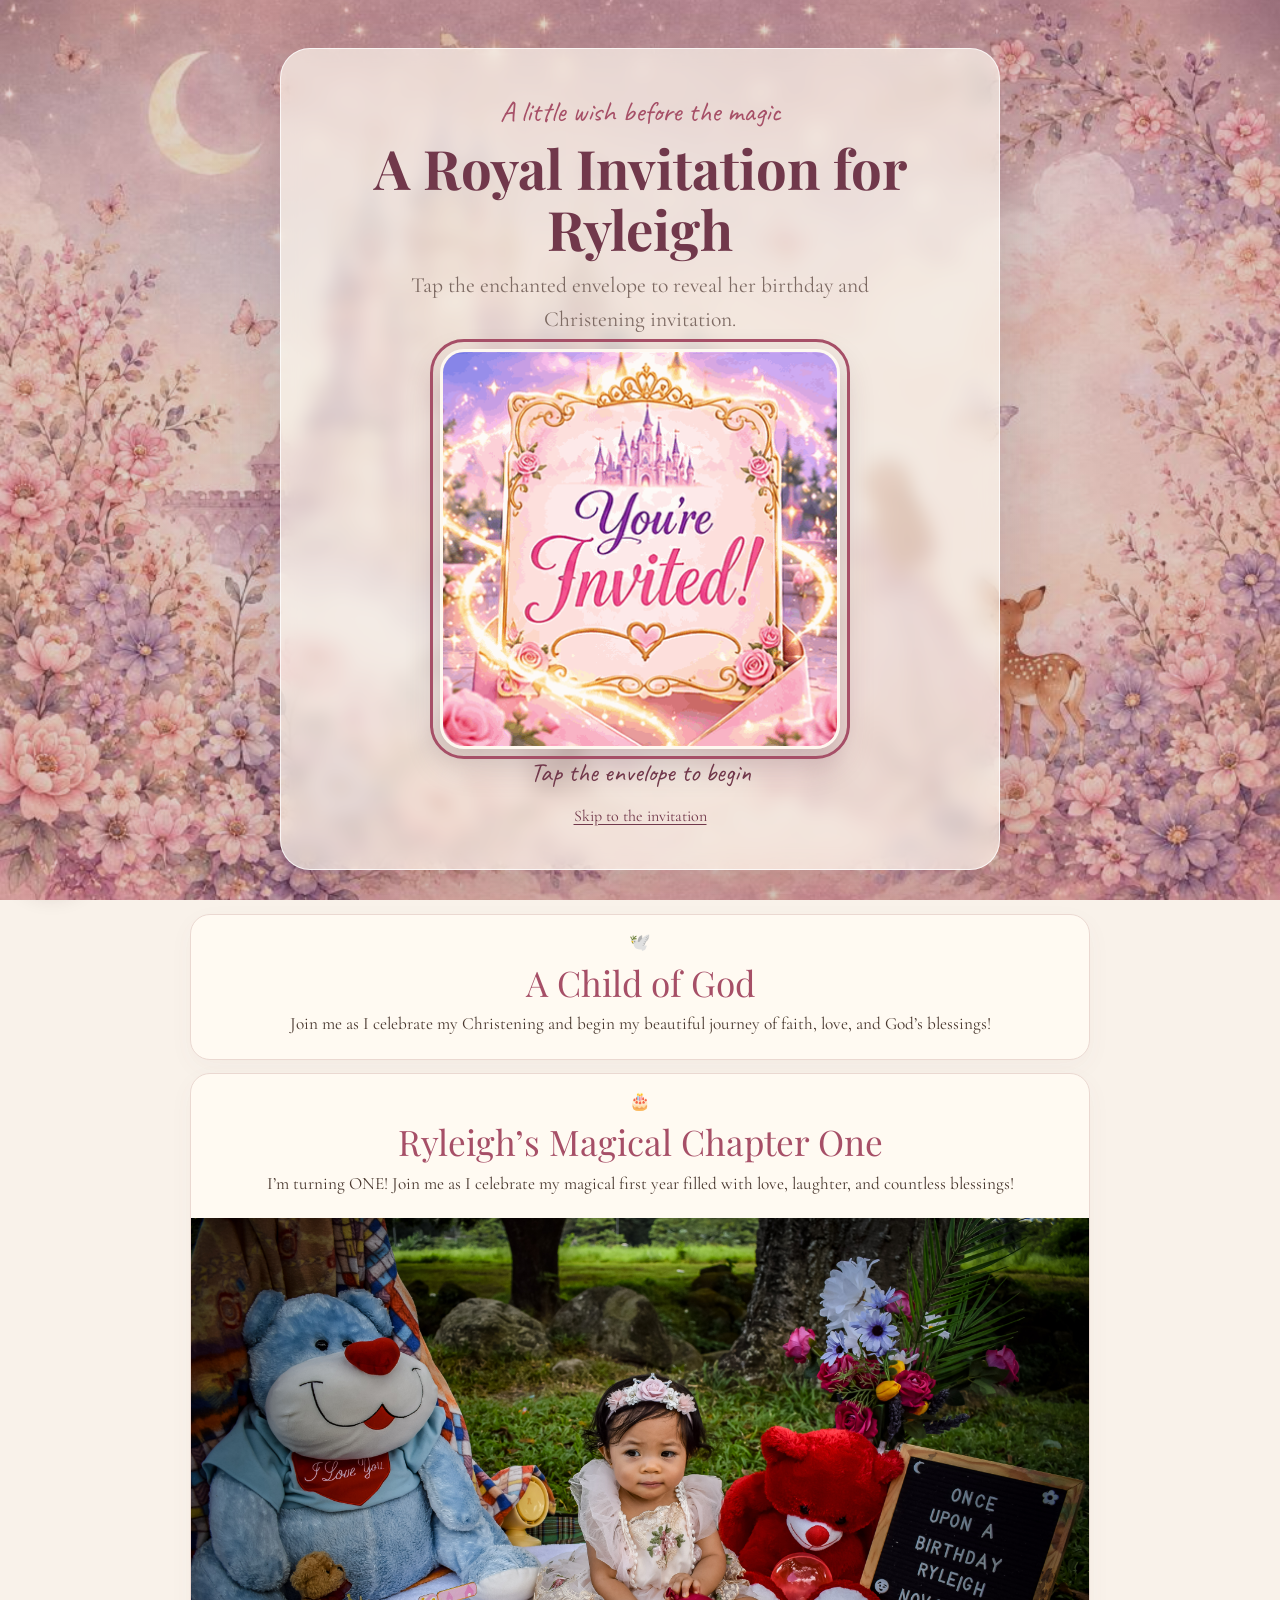
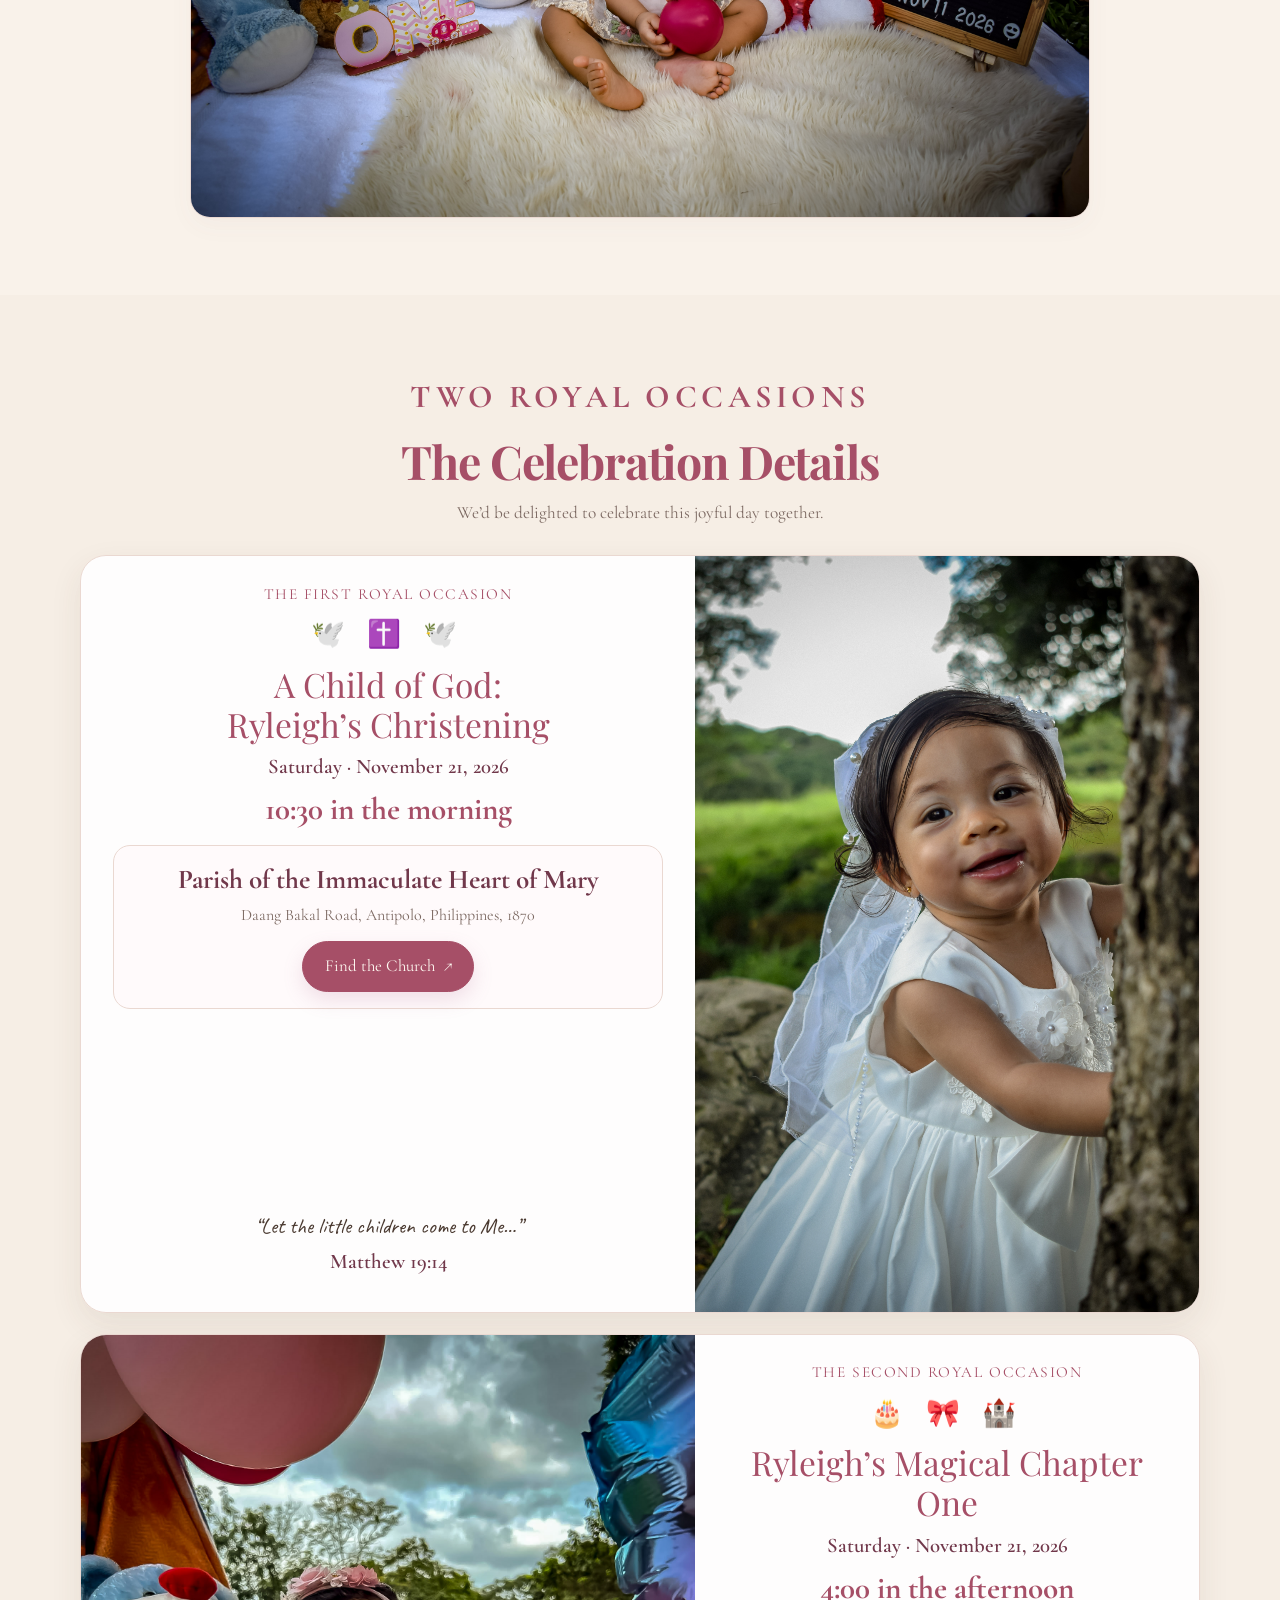
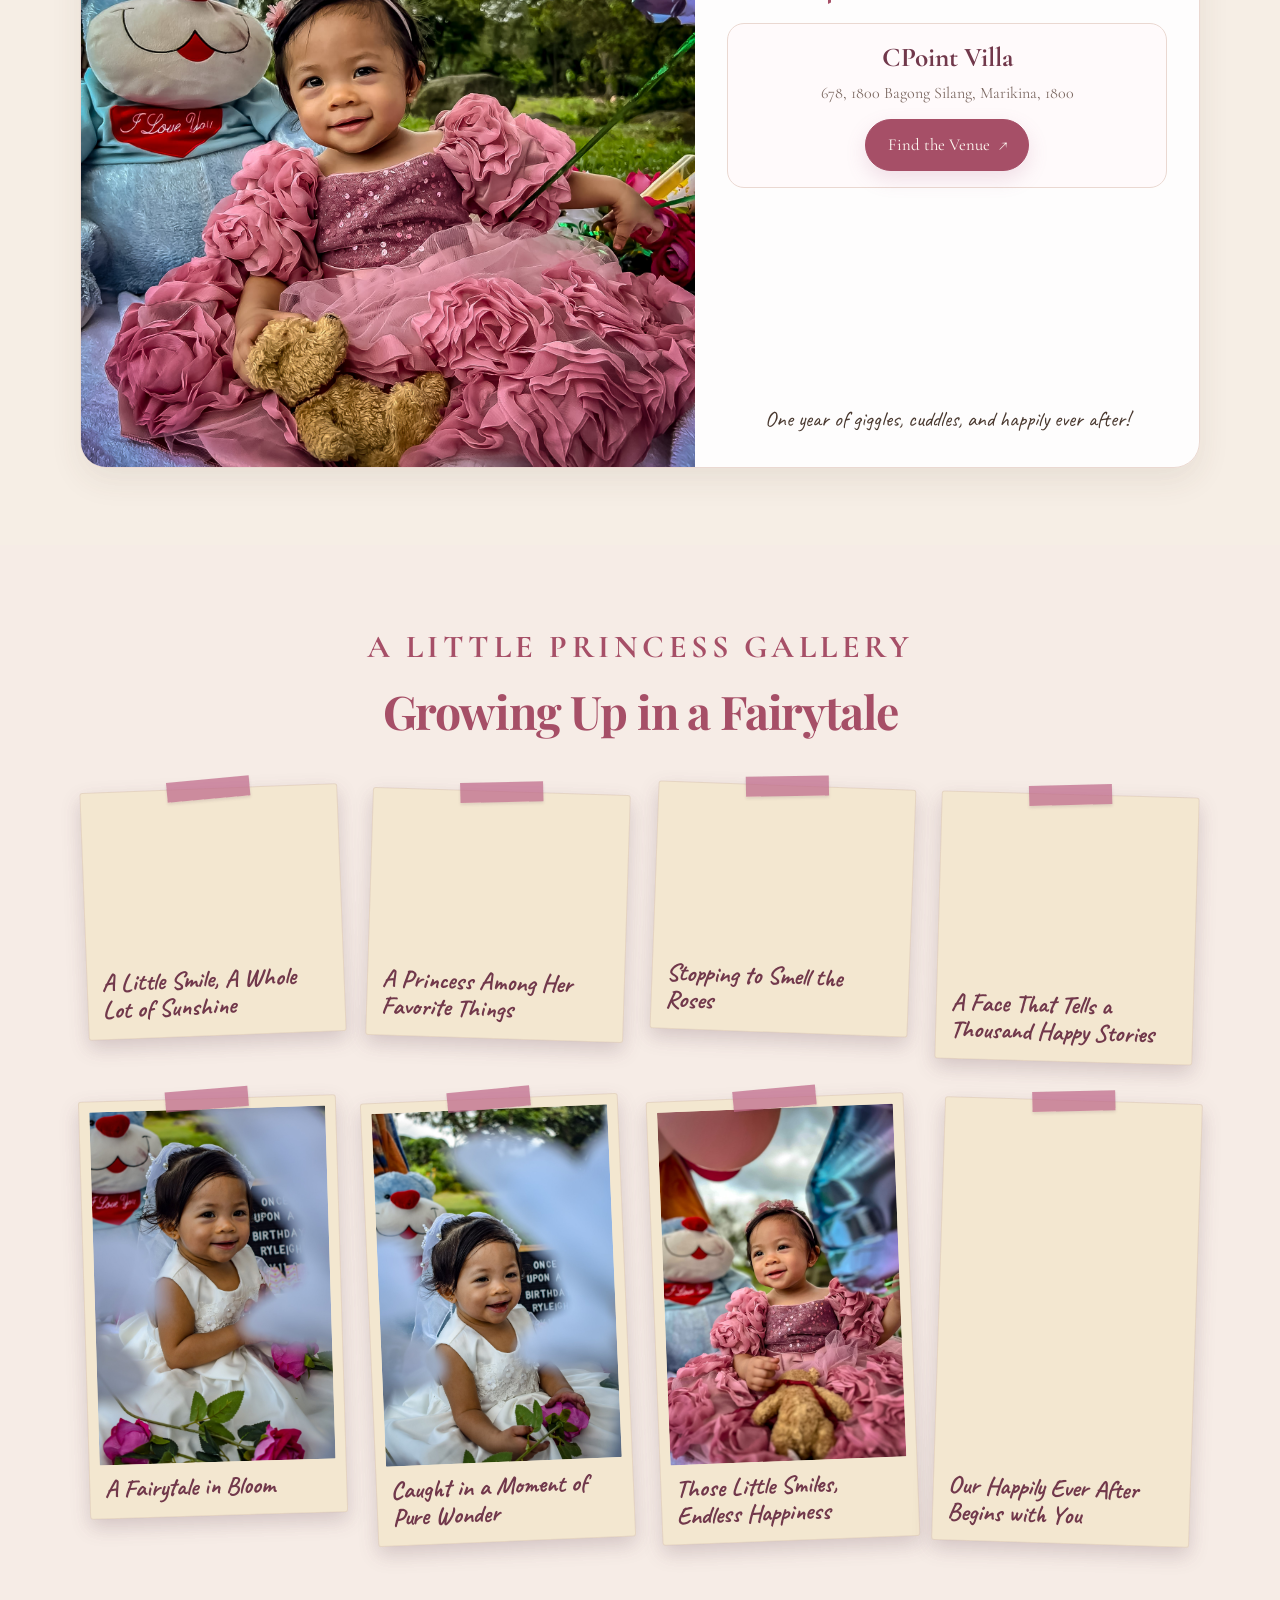
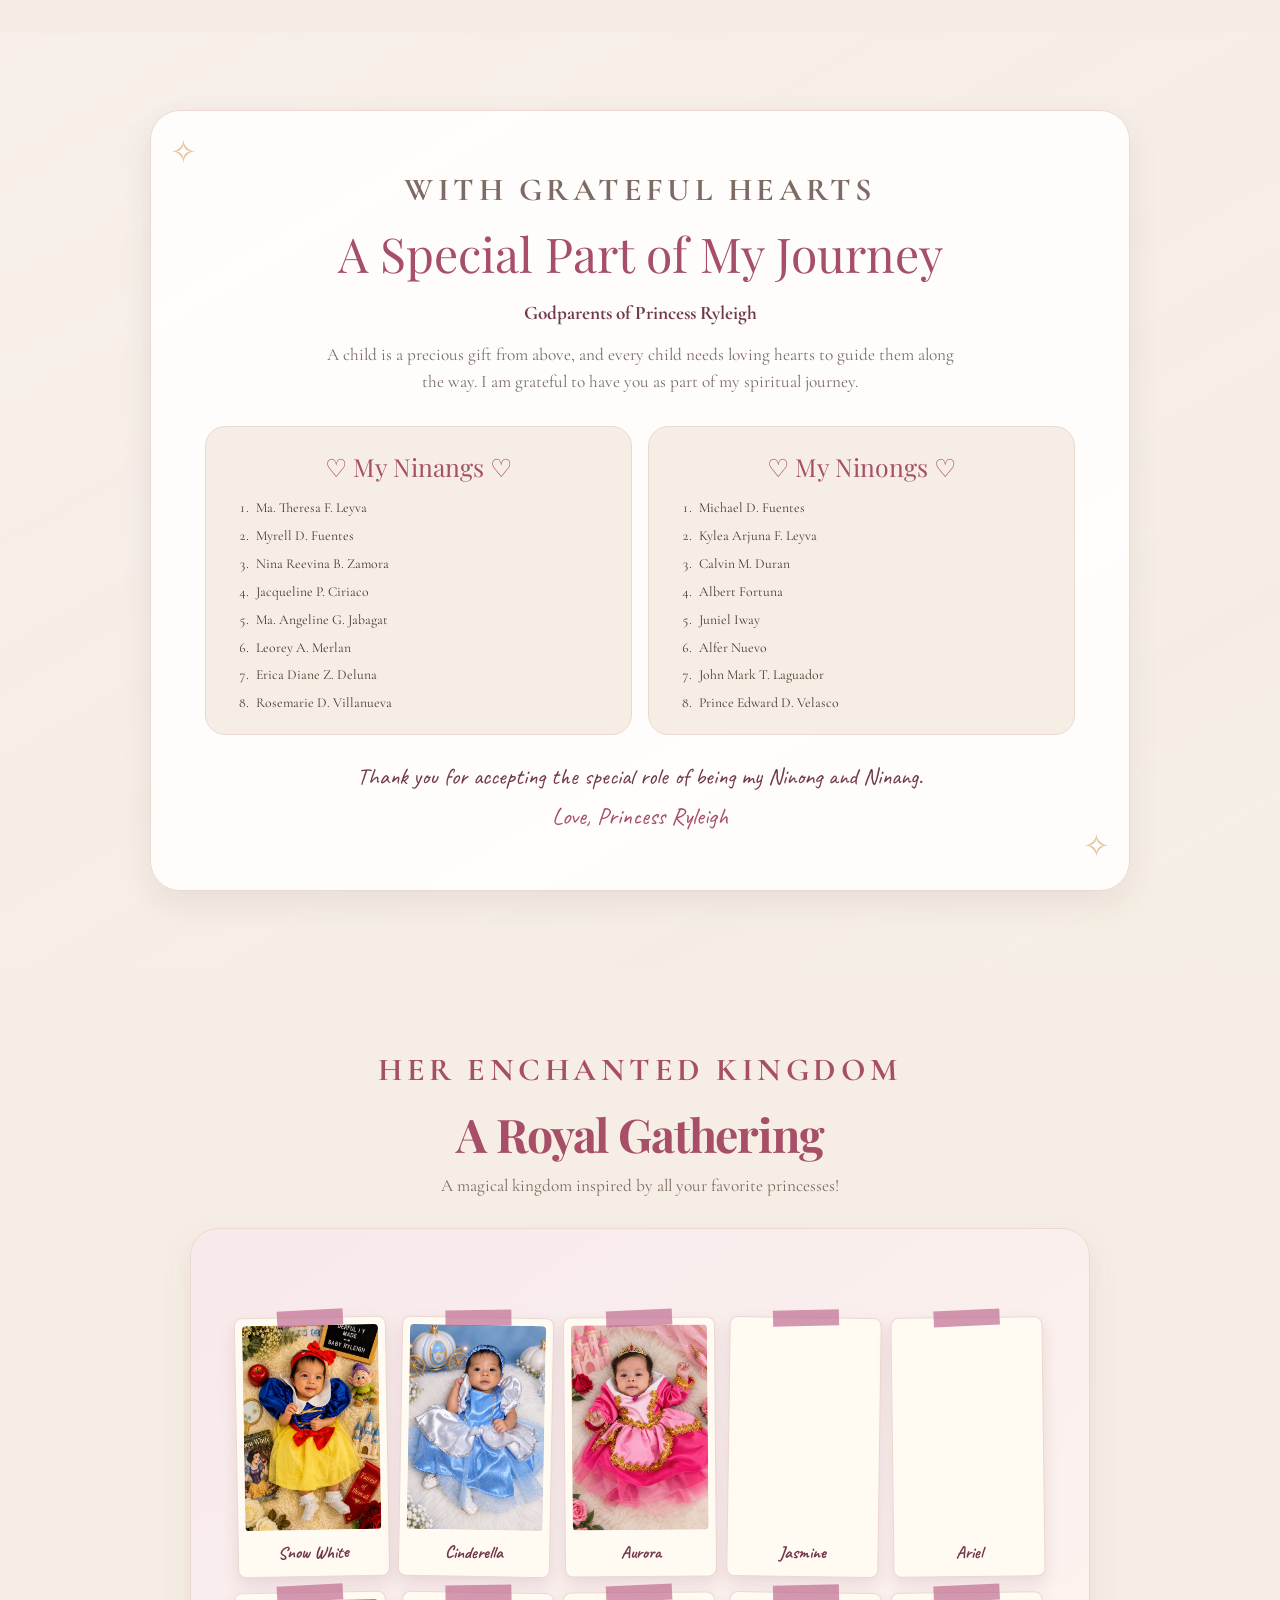
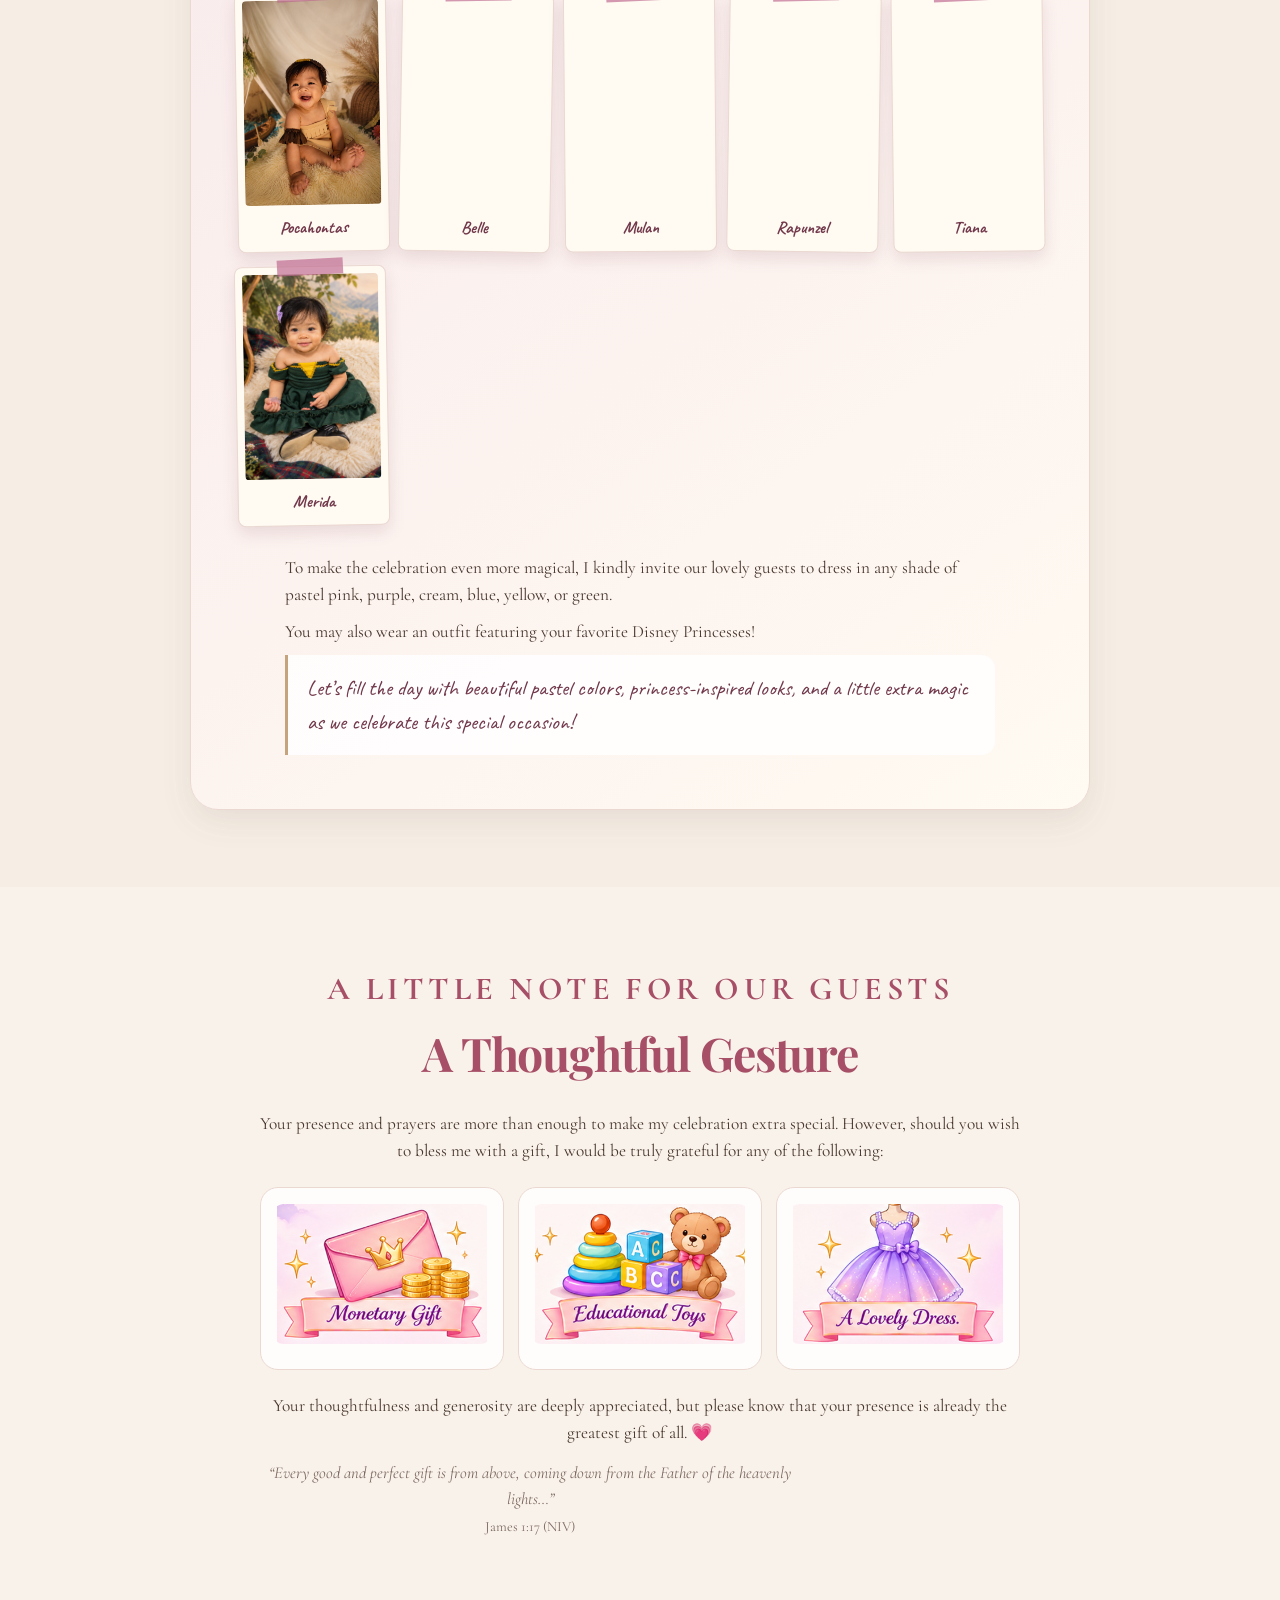
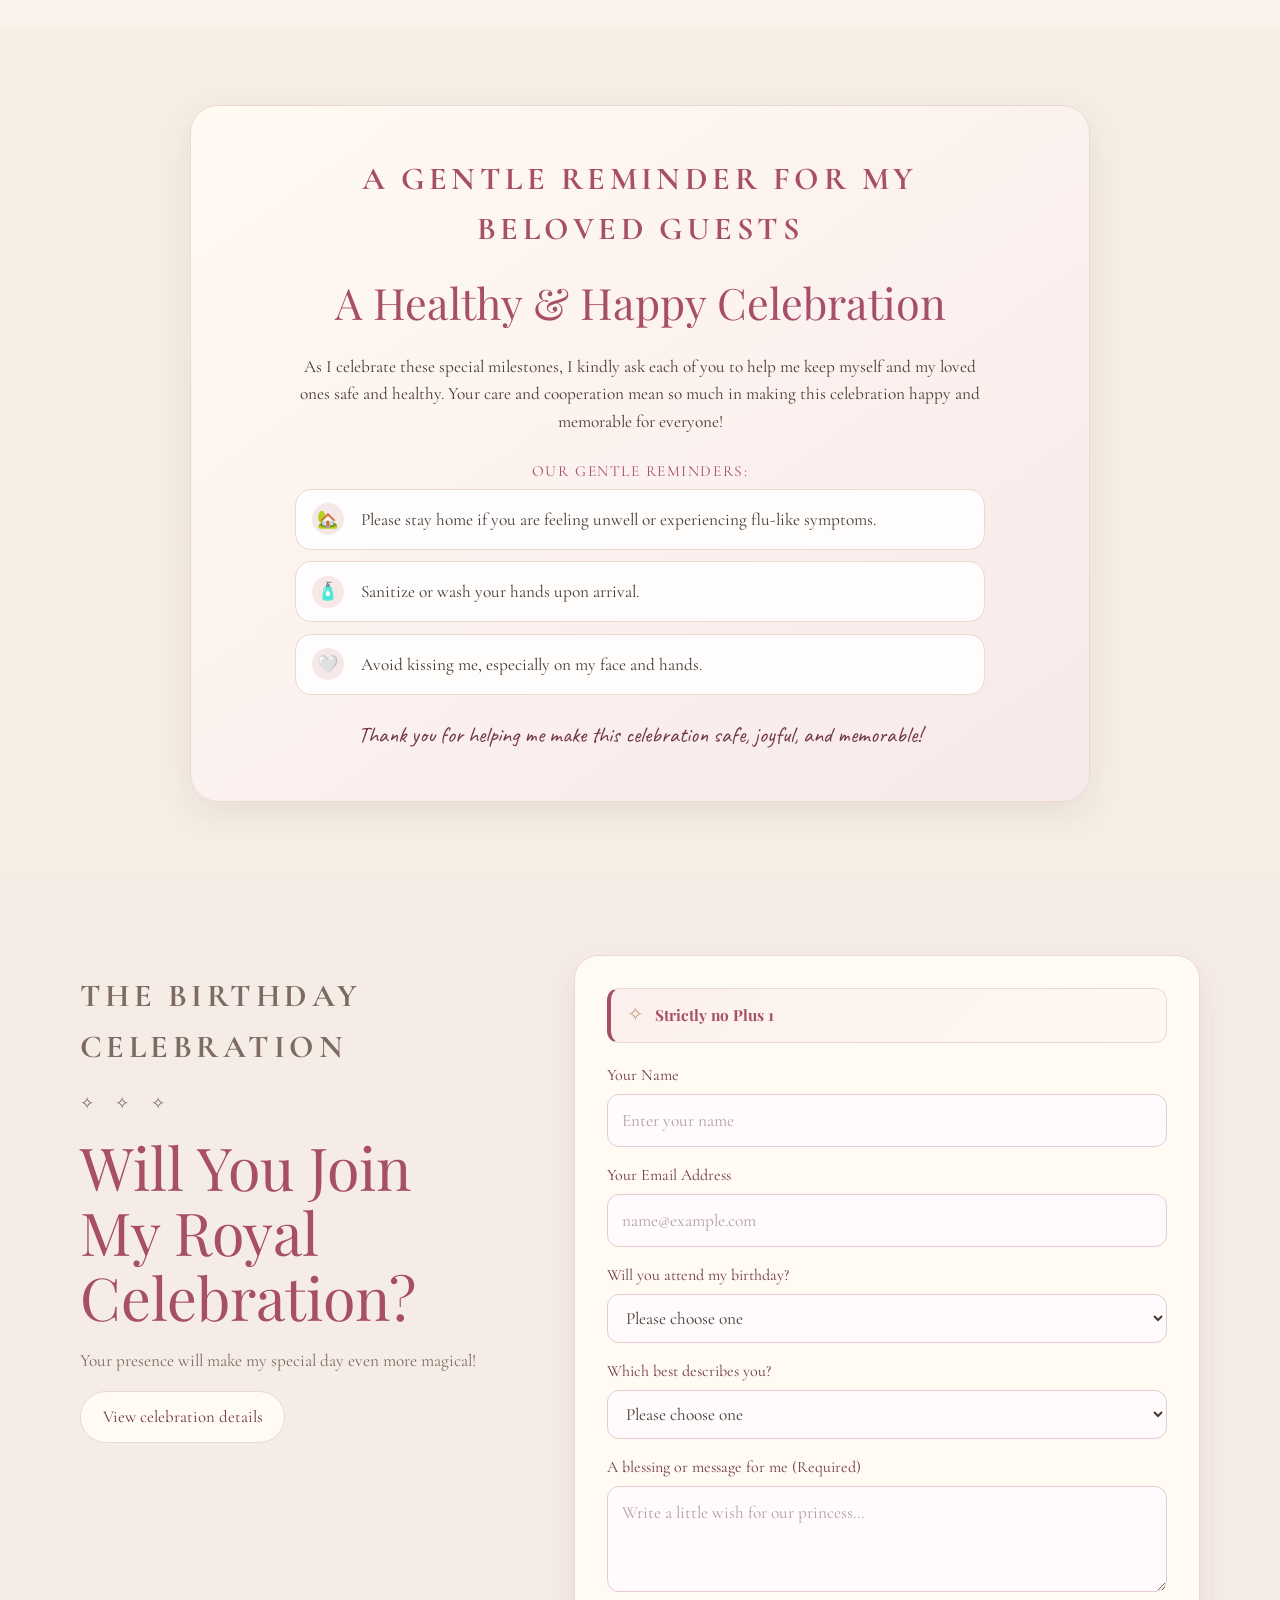
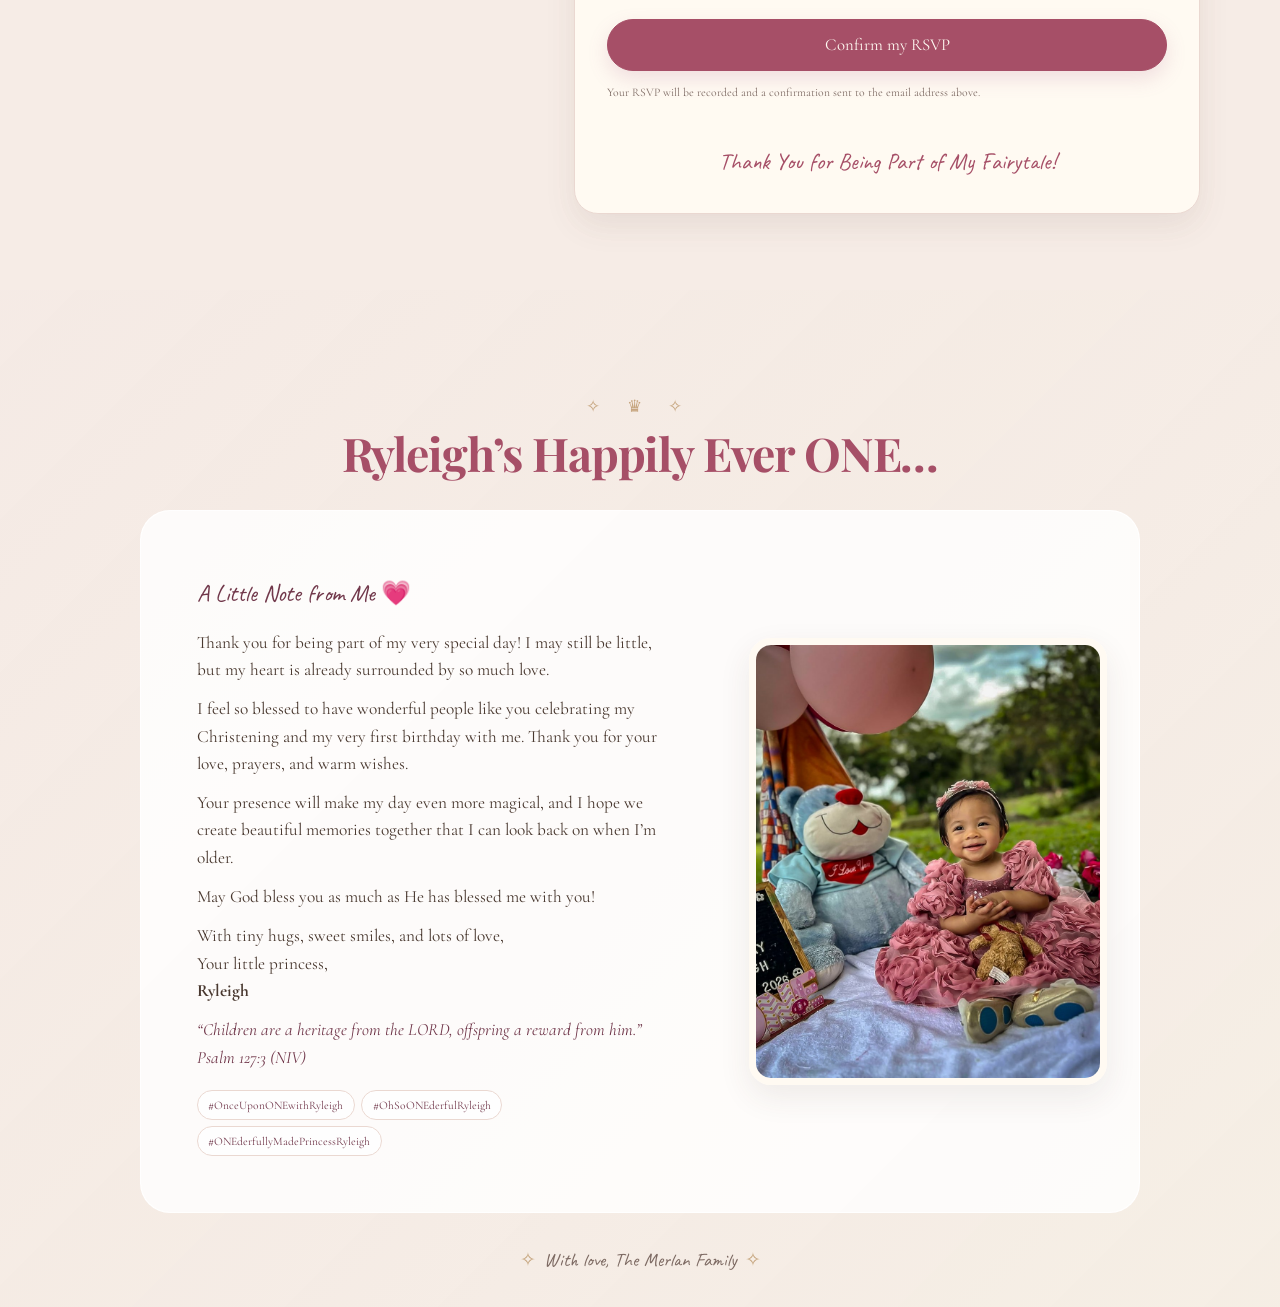
<file: index.html>
<!doctype html>
<html lang="en">
<head>
  <meta charset="utf-8">
  <meta name="viewport" content="width=device-width, initial-scale=1">
  <meta name="theme-color" content="#f3e7e5">
  <meta name="description" content="Join Princess Ryleigh for her Christening and First Birthday Celebration on November 21, 2026.">
  <title>Princess Ryleigh · A Christening &amp; First Birthday Celebration</title>
  <link rel="preconnect" href="https://fonts.googleapis.com">
  <link rel="preconnect" href="https://fonts.gstatic.com" crossorigin>
  <link href="https://fonts.googleapis.com/css2?family=Caveat:wght@500;600;700&family=Cormorant+Garamond:wght@400;500;600;700&family=Playfair+Display:ital,wght@0,700;1,700&display=swap" rel="stylesheet">
  <link rel="stylesheet" href="styles.css">
  <script>document.documentElement.classList.add('has-birthday-intro');</script>
</head>
<body>
  <div class="ambient-background" aria-hidden="true">
    <div class="ambient-background__layer"></div>
    <div class="party-atmosphere">
      <span class="party-balloon party-balloon--rose"></span>
      <span class="party-balloon party-balloon--blue"></span>
      <span class="party-balloon party-balloon--lavender"></span>
      <span class="party-balloon party-balloon--gold"></span>
      <span class="party-balloon party-balloon--pink"></span>
      <span class="party-balloon party-balloon--peach"></span>
      <span class="party-balloon party-balloon--mint"></span>
      <span class="party-balloon party-balloon--coral"></span>
      <span class="party-balloon party-balloon--sky"></span>
      <span class="party-balloon party-balloon--lilac"></span>
      <span class="candlelight candlelight--left"></span>
      <span class="candlelight candlelight--right"></span>
    </div>
  </div>
  <section class="birthday-intro" id="birthday-intro" role="dialog" aria-modal="true" aria-labelledby="birthday-intro-title" aria-describedby="birthday-intro-help" aria-hidden="false">
    <div class="birthday-intro__content">
      <p class="birthday-intro__eyebrow">A little wish before the magic</p>
      <h1 id="birthday-intro-title">A Royal Invitation for Ryleigh</h1>
      <p class="birthday-intro__help" id="birthday-intro-help">Tap the enchanted envelope to reveal her birthday and Christening invitation.</p>
      <button class="birthday-reveal" id="open-invitation" type="button" aria-label="Tap to open Ryleigh's animated invitation">
        <img src="Magical%20Princess%20Invitation%20Reveal.gif" alt="A sparkling pink invitation envelope before a fairytale castle" fetchpriority="high">
      </button>
      <p class="birthday-intro__prompt" id="birthday-intro-prompt">Tap the envelope to begin</p>
      <a class="birthday-intro__skip" id="skip-birthday-intro" href="#main">Skip to the invitation</a>
    </div>
  </section>
  <script>
    (() => {
      const intro = document.getElementById('birthday-intro');
      const revealButton = document.getElementById('open-invitation');
      const skip = document.getElementById('skip-birthday-intro');
      const prompt = document.getElementById('birthday-intro-prompt');
      const reducedMotion = window.matchMedia('(prefers-reduced-motion: reduce)').matches;
      let closing = false;
      let dismissed = false;

      const finishIntro = () => {
        if (dismissed) return;
        dismissed = true;
        intro.classList.add('is-leaving');
        window.setTimeout(() => {
          intro.setAttribute('aria-hidden', 'true');
          intro.inert = true;
          document.documentElement.classList.remove('intro-open');
          document.querySelector('.brand')?.focus({ preventScroll: true });
        }, reducedMotion ? 0 : 760);
      };

      document.documentElement.classList.add('intro-open');
      revealButton.focus({ preventScroll: true });
      revealButton.addEventListener('click', () => {
        if (closing) return;
        closing = true;
        prompt.textContent = 'Your royal invitation is opening…';
        intro.classList.add('is-opening');
        window.dispatchEvent(new Event('ryleigh:play-music'));
        window.setTimeout(finishIntro, reducedMotion ? 0 : 1100);
      });
      skip.addEventListener('click', (event) => {
        event.preventDefault();
        if (closing) return;
        closing = true;
        intro.classList.add('is-skipped');
        finishIntro();
      });
      intro.addEventListener('keydown', (event) => {
        if (event.key === 'Escape') {
          event.preventDefault();
          skip.click();
          return;
        }
        if (event.key !== 'Tab') return;
        const focusable = [...intro.querySelectorAll('button:not([disabled]), a[href]')];
        const first = focusable[0];
        const last = focusable[focusable.length - 1];
        if (event.shiftKey && document.activeElement === first) {
          event.preventDefault();
          last.focus();
        } else if (!event.shiftKey && document.activeElement === last) {
          event.preventDefault();
          first.focus();
        }
      });
    })();
  </script>
  <a class="skip-link" href="#main">Skip to invitation</a>
  <header class="site-header">
    <div class="container nav-row">
      <a class="brand" href="#top" aria-label="Ryleigh's invitation home"><span class="brand-mark" aria-hidden="true">✧</span> Princess Ryleigh</a>
      <nav class="nav-links" aria-label="Invitation sections">
        <a href="#celebration">The day</a>
        <a href="#details">Details</a>
        <a href="#gallery">Gallery</a>
        <a href="#rsvp">RSVP</a>
      </nav>
      <button class="music-button" id="music-toggle" type="button" aria-expanded="false" aria-controls="music-panel" aria-label="Open invitation music player">
        <span aria-hidden="true">♫</span><span id="music-label">Play music</span>
      </button>
    </div>
  </header>

  <div class="music-panel" id="music-panel" aria-hidden="true" inert>
    <button class="music-action" id="music-action" type="button" aria-pressed="false" aria-label="Play the invitation music"><span id="music-action-label">Play music</span></button>
    <span class="music-divider" aria-hidden="true"></span>
    <label for="music-volume">Volume</label>
    <input class="music-volume" id="music-volume" type="range" min="0" max="1" step="0.01" value="0.7">
  </div>

  <main id="main">
    <section class="hero" id="top" aria-labelledby="hero-title">
      <div class="container hero-grid">
        <div class="hero-copy">
          <p class="eyebrow">✧ &nbsp; A Magical Invitation &nbsp; ✧</p>
          <svg class="hero-kicker" viewBox="0 0 1200 300" role="img" aria-labelledby="hero-kicker-title">
            <title id="hero-kicker-title">Once upon a time…</title>
            <defs>
              <path id="hero-kicker-arc" d="M 40 250 Q 600 50 1160 250"></path>
            </defs>
            <text><textPath href="#hero-kicker-arc" startOffset="50%" text-anchor="middle" textLength="900" lengthAdjust="spacingAndGlyphs">Once upon a time…</textPath></text>
          </svg>
          <p class="hero-story">In a kingdom not so far away…</p>
          <h1 id="hero-title">Princess Ryleigh</h1>
          <p class="hero-subtitle">A Christening &amp; First Birthday Celebration</p>
          <figure class="hero-photo-wrap">
            <div class="hero-photo-frame">
              <img class="hero-photo" src="ryleigh-invitation-assets/birthday-portrait.jpg" alt="Ryleigh smiling in her white christening dress" fetchpriority="high">
            </div>
            <img class="hero-princess-display" src="disney.gif" alt="Animated display of Disney Princess characters" decoding="async">
          </figure>
          <p class="date-chip"><span aria-hidden="true">✧</span> November 21, 2026</p>
          <div class="hero-actions">
            <a class="button" href="#celebration">Open the Royal Invitation <span aria-hidden="true">✨</span></a>
          </div>
          <a class="scroll-cue" href="#celebration">Scroll down to discover the fairytale <span aria-hidden="true">⌄</span></a>
        </div>
      </div>
    </section>

    <section class="section section-soft" id="celebration" aria-labelledby="celebration-title">
      <div class="container">
        <div class="section-heading">
          <p class="stars" aria-hidden="true">✧ ✧ ✧</p>
          <h2 id="celebration-title">Let the Celebrations Begin!</h2>
          <p>One beautiful day. Two unforgettable celebrations. A lifetime of blessings.</p>
        </div>
        <div class="milestones">
          <article class="milestone-card">
            <div class="milestone-content">
              <p class="milestone-icon" aria-hidden="true">🕊️</p>
              <h3>A Child of God</h3>
              <p>Join me as I celebrate my Christening and begin my beautiful journey of faith, love, and God’s blessings!</p>
            </div>
          </article>
          <article class="milestone-card">
            <div class="milestone-content">
              <p class="milestone-icon" aria-hidden="true">🎂</p>
              <h3>Ryleigh’s Magical Chapter One</h3>
              <p>I’m turning ONE! Join me as I celebrate my magical first year filled with love, laughter, and countless blessings!</p>
            </div>
            <img class="milestone-image" src="assets_images/Ryleighs_Photo/Ryleigh11.11.25-1.jpg" alt="Ryleigh seated outdoors in her birthday dress with flowers and plush toys" width="6000" height="4000" loading="lazy" decoding="async">
          </article>
        </div>
      </div>
    </section>

    <section class="section" id="details" aria-labelledby="details-title">
      <div class="container">
        <div class="section-heading">
          <p class="eyebrow">Two Royal Occasions</p>
          <h2 id="details-title">The Celebration Details</h2>
          <p>We’d be delighted to celebrate this joyful day together.</p>
        </div>
        <div class="event-grid">
          <article class="event-card" id="christening">
            <img class="event-photo" src="assets_images/Ryleighs_Photo/Ryleigh11.11.25-12.jpg" alt="Ryleigh holding flowers in her white Christening dress" loading="lazy">
            <div class="event-card-body">
              <p class="event-kicker">The First Royal Occasion</p>
              <p class="event-icon-row" aria-hidden="true">🕊️ ✝️ 🕊️</p>
              <h3>A Child of God:<br>Ryleigh’s Christening</h3>
              <p class="event-date">Saturday · November 21, 2026</p>
              <p class="event-time">10:30 in the morning</p>
              <div class="venue-box">
                <strong>Parish of the Immaculate Heart of Mary</strong>
                <address>Daang Bakal Road, Antipolo, Philippines, 1870</address>
                <a class="button" href="https://maps.google.com/?q=Parish%20of%20the%20Immaculate%20Heart%20of%20Mary%2C%20Daang%20Bakal%20Road%2C%20Antipolo%2C%20Philippines%2C%201870" target="_blank" rel="noreferrer">Find the Church <span aria-hidden="true">↗</span></a>
              </div>
              <p class="event-note">“Let the little children come to Me…”</p>
              <p class="event-date">Matthew 19:14</p>
            </div>
          </article>
          <article class="event-card" id="birthday">
            <img class="event-photo" src="assets_images/Ryleighs_Photo/Ryleigh11.11.25-16.jpg" alt="Ryleigh in a pink princess birthday dress" loading="lazy">
            <div class="event-card-body">
              <p class="event-kicker">The Second Royal Occasion</p>
              <p class="event-icon-row" aria-hidden="true">🎂 🎀 🏰</p>
              <h3>Ryleigh’s Magical Chapter One</h3>
              <p class="event-date">Saturday · November 21, 2026</p>
              <p class="event-time">4:00 in the afternoon</p>
              <div class="venue-box">
                <strong>CPoint Villa</strong>
                <address>678, 1800 Bagong Silang, Marikina, 1800</address>
                <a class="button" href="https://maps.google.com/?q=CPoint%20Villa%2C%20678%2C%201800%20Bagong%20Silang%2C%20Marikina%2C%201800" target="_blank" rel="noreferrer">Find the Venue <span aria-hidden="true">↗</span></a>
              </div>
              <p class="event-note">One year of giggles, cuddles, and happily ever after!</p>
            </div>
          </article>
        </div>
      </div>
    </section>

    <section class="section section-tint" id="gallery" aria-labelledby="gallery-title">
      <div class="container">
        <div class="section-heading">
          <p class="eyebrow">A Little Princess Gallery</p>
          <h2 id="gallery-title">Growing Up in a Fairytale</h2>
        </div>
        <div class="gallery-grid">
          <button class="gallery-item gallery-item--landscape" type="button" aria-pressed="false">
            <span class="gallery-tape" aria-hidden="true"></span>
            <img src="ryleigh-invitation-assets/gallery-ryleigh-01.jpg" alt="Ryleigh sitting between her teddy bears at her birthday setup" loading="lazy" decoding="async">
            <span class="gallery-caption">A Little Smile, A Whole Lot of Sunshine</span>
          </button>
          <button class="gallery-item gallery-item--landscape" type="button" aria-pressed="false">
            <span class="gallery-tape" aria-hidden="true"></span>
            <img src="ryleigh-invitation-assets/gallery-ryleigh-02.jpg" alt="Ryleigh smiling in her white birthday dress among her toys and flowers" loading="lazy" decoding="async">
            <span class="gallery-caption">A Princess Among Her Favorite Things</span>
          </button>
          <button class="gallery-item gallery-item--landscape" type="button" aria-pressed="false">
            <span class="gallery-tape" aria-hidden="true"></span>
            <img src="ryleigh-invitation-assets/gallery-ryleigh-05.jpg" alt="Ryleigh posing with a rose at her birthday photoshoot" loading="lazy" decoding="async">
            <span class="gallery-caption">Stopping to Smell the Roses</span>
          </button>
          <button class="gallery-item gallery-item--classic" type="button" aria-pressed="false">
            <span class="gallery-tape" aria-hidden="true"></span>
            <img src="ryleigh-invitation-assets/gallery-ryleigh-06.jpg" alt="Ryleigh in her pink princess dress with balloons and teddy bears" loading="lazy" decoding="async">
            <span class="gallery-caption">A Face That Tells a Thousand Happy Stories</span>
          </button>
          <button class="gallery-item gallery-item--portrait" type="button" aria-pressed="false">
            <span class="gallery-tape" aria-hidden="true"></span>
            <img src="ryleigh-invitation-assets/gallery-ryleigh-03.jpg" alt="Ryleigh in her white dress holding a pink rose" loading="lazy" decoding="async">
            <span class="gallery-caption">A Fairytale in Bloom</span>
          </button>
          <button class="gallery-item gallery-item--portrait" type="button" aria-pressed="false">
            <span class="gallery-tape" aria-hidden="true"></span>
            <img src="ryleigh-invitation-assets/gallery-ryleigh-04.jpg" alt="A close portrait of Ryleigh in her birthday dress" loading="lazy" decoding="async">
            <span class="gallery-caption">Caught in a Moment of Pure Wonder</span>
          </button>
          <button class="gallery-item gallery-item--portrait" type="button" aria-pressed="false">
            <span class="gallery-tape" aria-hidden="true"></span>
            <img src="ryleigh-invitation-assets/Ryleigh11.11.25-24.jpg" alt="A close portrait of Ryleigh in her birthday dress" loading="lazy" decoding="async">
            <span class="gallery-caption">Those Little Smiles, Endless Happiness</span>
          </button>
          <button class="gallery-item gallery-item--portrait" type="button" aria-pressed="false">
            <span class="gallery-tape" aria-hidden="true"></span>
            <img src="ryleigh-invitation-assets/Ryleigh11.11.25-25.jpg" alt="A close portrait of Ryleigh in her birthday dress" loading="lazy" decoding="async">
            <span class="gallery-caption">Our Happily Ever After Begins with You</span>
          </button>
        </div>
      </div>
    </section>

    <section class="section godparents-section" id="godparents" aria-labelledby="godparents-title">
      <div class="container">
        <div class="godparents-card">
          <div class="godparent-intro">
            <p class="eyebrow">With grateful hearts</p>
            <h2 id="godparents-title">A Special Part of My Journey</h2>
            <h3>Godparents of Princess Ryleigh</h3>
            <p>A child is a precious gift from above, and every child needs loving hearts to guide them along the way. I am grateful to have you as part of my spiritual journey.</p>
          </div>
          <div class="godparent-lists">
            <div class="godparent-list">
              <h4>♡ My Ninangs ♡</h4>
              <ol>
                <li>Ma. Theresa F. Leyva</li>
                <li>Myrell D. Fuentes</li>
                <li>Nina Reevina B. Zamora</li>
                <li>Jacqueline P. Ciriaco</li>
                <li>Ma. Angeline G. Jabagat</li>
                <li>Leorey A. Merlan</li>
                <li>Erica Diane Z. Deluna</li>
                <li>Rosemarie D. Villanueva</li>
              </ol>
            </div>
            <div class="godparent-list">
              <h4>♡ My Ninongs ♡</h4>
              <ol>
                <li>Michael D. Fuentes</li>
                <li>Kylea Arjuna F. Leyva</li>
                <li>Calvin M. Duran</li>
                <li>Albert Fortuna</li>
                <li>Juniel Iway</li>
                <li>Alfer Nuevo</li>
                <li>John Mark T. Laguador</li>
                <li>Prince Edward D. Velasco</li>
              </ol>
            </div>
          </div>
          <p class="godparent-thanks">Thank you for accepting the special role of being my Ninong and Ninang.</p>
          <p class="godparent-signoff">Love, Princess Ryleigh</p>
        </div>
      </div>
    </section>

    <section class="section royal-section" id="dress-code" aria-labelledby="royal-title">
      <div class="container">
        <div class="section-heading">
          <p class="eyebrow">Her Enchanted Kingdom</p>
          <h2 id="royal-title">A Royal Gathering</h2>
          <p>A magical kingdom inspired by all your favorite princesses!</p>
        </div>
        <div class="royal-card">
          <div class="princess-chips" aria-label="Princess-inspired dress-up ideas">
          </div>
          <ul class="royal-gallery" aria-label="Ryleigh dressed as the princesses">
            <li><figure class="royal-photo-card"><img src="assets_images/Ryleighs_Photo/01.png" alt="Ryleigh dressed as Snow White" loading="lazy" decoding="async"><figcaption>Snow White</figcaption></figure></li>
            <li><figure class="royal-photo-card"><img src="assets_images/Ryleighs_Photo/02.png" alt="Ryleigh dressed as Cinderella" loading="lazy" decoding="async"><figcaption>Cinderella</figcaption></figure></li>
            <li><figure class="royal-photo-card"><img src="assets_images/Ryleighs_Photo/03.png" alt="Ryleigh dressed as Aurora" loading="lazy" decoding="async"><figcaption>Aurora</figcaption></figure></li>
            <li><figure class="royal-photo-card"><img src="assets_images/Ryleighs_Photo/04.png" alt="Ryleigh dressed as Jasmine" loading="lazy" decoding="async"><figcaption>Jasmine</figcaption></figure></li>
            <li><figure class="royal-photo-card"><img src="assets_images/Ryleighs_Photo/05.png" alt="Ryleigh dressed as Ariel" loading="lazy" decoding="async"><figcaption>Ariel</figcaption></figure></li>
            <li><figure class="royal-photo-card"><img src="assets_images/Ryleighs_Photo/06.png" alt="Ryleigh dressed as Pocahontas" loading="lazy" decoding="async"><figcaption>Pocahontas</figcaption></figure></li>
            <li><figure class="royal-photo-card"><img src="assets_images/Ryleighs_Photo/07.png" alt="Ryleigh dressed as Belle" loading="lazy" decoding="async"><figcaption>Belle</figcaption></figure></li>
            <li><figure class="royal-photo-card"><img src="assets_images/Ryleighs_Photo/08.png" alt="Ryleigh dressed as Mulan" loading="lazy" decoding="async"><figcaption>Mulan</figcaption></figure></li>
            <li><figure class="royal-photo-card"><img src="assets_images/Ryleighs_Photo/09.png" alt="Ryleigh dressed as Rapunzel" loading="lazy" decoding="async"><figcaption>Rapunzel</figcaption></figure></li>
            <li><figure class="royal-photo-card"><img src="assets_images/Ryleighs_Photo/10.png" alt="Ryleigh dressed as Tiana" loading="lazy" decoding="async"><figcaption>Tiana</figcaption></figure></li>
            <li><figure class="royal-photo-card"><img src="assets_images/Ryleighs_Photo/11.png" alt="Ryleigh dressed as Merida" loading="lazy" decoding="async"><figcaption>Merida</figcaption></figure></li>
          </ul>
          <div class="dress-code-copy">
            <p>To make the celebration even more magical, I kindly invite our lovely guests to dress in any shade of pastel pink, purple, cream, blue, yellow, or green.</p>
            <p>You may also wear an outfit featuring your favorite Disney Princesses!</p>
            <p class="dress-code-callout">Let’s fill the day with beautiful pastel colors, princess-inspired looks, and a little extra magic as we celebrate this special occasion!</p>
          </div>
        </div>
      </div>
    </section>

    <section class="section section-soft" id="gifts" aria-labelledby="gift-title">
      <div class="container">
        <div class="section-heading">
          <p class="eyebrow">A little note for our guests</p>
          <h2 id="gift-title">A Thoughtful Gesture</h2>
        </div>
        <div class="gift-copy">
          <p>Your presence and prayers are more than enough to make my celebration extra special. However, should you wish to bless me with a gift, I would be truly grateful for any of the following:</p>
          <div class="gift-grid" aria-label="Gift ideas">
            <div class="gift-item"><img src="thoughtful_gifts/Monetary%20Gift.jpg" alt="A monetary gift" loading="lazy" decoding="async"><strong></strong></div>
            <div class="gift-item"><img src="thoughtful_gifts/Educational%20Toys.jpg" alt="Educational toys" loading="lazy" decoding="async"><strong></strong></div>
            <div class="gift-item"><img src="thoughtful_gifts/Lovely%20Dress.jpg" alt="A lovely dress" loading="lazy" decoding="async"><strong></strong></div>
          </div>
          <p>Your thoughtfulness and generosity are deeply appreciated, but please know that your presence is already the greatest gift of all. <span aria-hidden="true">💗</span></p>
          <p class="verse">“Every good and perfect gift is from above, coming down from the Father of the heavenly lights…”<cite>James 1:17 (NIV)</cite></p>
        </div>
      </div>
    </section>

    <section class="section" id="health" aria-labelledby="health-title">
      <div class="container">
        <div class="health-card">
          <div class="health-intro">
            <p class="eyebrow">A gentle reminder for my beloved guests</p>
            <h2 id="health-title">A Healthy &amp; Happy Celebration</h2>
            <p>As I celebrate these special milestones, I kindly ask each of you to help me keep myself and my loved ones safe and healthy. Your care and cooperation mean so much in making this celebration happy and memorable for everyone!</p>
          </div>
          <p class="event-kicker" style="text-align:center">Our gentle reminders:</p>
          <ul class="reminders">
            <li><span class="reminder-icon" aria-hidden="true">🏡</span><span>Please stay home if you are feeling unwell or experiencing flu-like symptoms.</span></li>
            <li><span class="reminder-icon" aria-hidden="true">🧴</span><span>Sanitize or wash your hands upon arrival.</span></li>
            <li><span class="reminder-icon" aria-hidden="true">🤍</span><span>Avoid kissing me, especially on my face and hands.</span></li>
          </ul>
          <p class="health-thanks">Thank you for helping me make this celebration safe, joyful, and memorable!</p>
        </div>
      </div>
    </section>

    <section class="section section-tint" id="rsvp" aria-labelledby="rsvp-title">
      <div class="container rsvp-layout">
        <div class="rsvp-copy">
          <p class="eyebrow">The Birthday Celebration</p>
          <p class="rsvp-stars" aria-hidden="true">✧ ✧ ✧</p>
          <h2 id="rsvp-title">Will You Join My Royal Celebration?</h2>
          <p>Your presence will make my special day even more magical!</p>
          <a class="button button-outline" href="#details">View celebration details</a>
        </div>
        <form class="rsvp-form" id="rsvp-form">
          <p class="rsvp-plus-one" role="note"><span aria-hidden="true">✧</span><span><strong>Strictly no Plus 1</strong><br></span></p>
          <div class="form-field">
            <label for="guest-name">Your Name</label>
            <input id="guest-name" name="name" autocomplete="name" placeholder="Enter your name" required>
          </div>
          <div class="form-field">
            <label for="guest-email">Your Email Address</label>
            <input id="guest-email" name="email" type="email" autocomplete="email" placeholder="name@example.com" required>
          </div>
          <div class="form-field">
            <label for="attendance">Will you attend my birthday?</label>
            <select id="attendance" name="attendance" required>
              <option value="" selected disabled>Please choose one</option>
              <option>Yes, I’ll be there!</option>
              <option>Sorry, I can’t make it</option>
            </select>
          </div>
          <div class="form-field">
            <label for="guest-type">Which best describes you?</label>
            <select id="guest-type" name="guestType" required>
              <option value="" selected disabled>Please choose one</option>
              <option value="Ninong">Ninong</option>
              <option value="Ninang">Ninang</option>
              <option value="Other guest">Other guest</option>
            </select>
          </div>
          <div class="form-field">
            <label for="message">A blessing or message for me <span>(Required)</span></label>
            <textarea id="message" name="message" placeholder="Write a little wish for our princess…" required></textarea>
          </div>
          <input type="hidden" name="submissionToken" id="submission-token">
          <div class="form-honeypot" aria-hidden="true">
            <label for="website">Leave this field empty</label>
            <input id="website" name="website" tabindex="-1" autocomplete="off">
          </div>
          <button class="button" type="submit">Confirm my RSVP</button>
          <p class="form-note">Your RSVP will be recorded and a confirmation sent to the email address above.</p>
          <p class="form-status" id="form-status" aria-live="polite"></p>
          <p class="rsvp-thankyou">Thank You for Being Part of My Fairytale!</p>
          <iframe id="rsvp-submit-frame" name="rsvp-submit-frame" title="RSVP submission status" hidden></iframe>
        </form>
      </div>
    </section>

    <section class="ending" id="ending" aria-labelledby="ending-title">
      <div class="container">
        <div class="section-heading">
          <p class="stars" aria-hidden="true">✧ ♛ ✧</p>
          <h2 id="ending-title">Ryleigh’s Happily Ever ONE…</h2>
        </div>
        <div class="ending-card">
          <div class="ending-copy">
            <h3>A Little Note from Me 💗</h3>
            <p>Thank you for being part of my very special day! I may still be little, but my heart is already surrounded by so much love.</p>
            <p>I feel so blessed to have wonderful people like you celebrating my Christening and my very first birthday with me. Thank you for your love, prayers, and warm wishes.</p>
            <p>Your presence will make my day even more magical, and I hope we create beautiful memories together that I can look back on when I’m older.</p>
            <p>May God bless you as much as He has blessed me with you!</p>
            <p>With tiny hugs, sweet smiles, and lots of love,<br>Your little princess,<br><strong>Ryleigh</strong></p>
            <p class="closing-verse">“Children are a heritage from the LORD, offspring a reward from him.”<br>Psalm 127:3 (NIV)</p>
            <div class="hashtags"><span>#OnceUponONEwithRyleigh</span><span>#OhSoONEderfulRyleigh</span><span>#ONEderfullyMadePrincessRyleigh</span></div>
          </div>
          <img class="ending-photo" src="ryleigh-invitation-assets/birthday-finale.jpg" alt="Ryleigh celebrating her first birthday among pink balloons and storybook friends" loading="lazy">
        </div>
        <footer class="site-footer"><span aria-hidden="true">✧</span> With love, The Merlan Family <span aria-hidden="true">✧</span></footer>
      </div>
    </section>
  </main>

  <audio id="invitation-audio" preload="none" src="assets_images/Ryleighs_Photo/AA%20Disney%20-%20When%20You%20Wish%20Upon%20a%20Star%20-%20Cover%20Sara%20Bareilles.mp3"></audio>
  <script src="rsvp-config.js"></script>
  <script>
    const music = document.getElementById('invitation-audio');
    const musicToggle = document.getElementById('music-toggle');
    const musicLabel = document.getElementById('music-label');
    const musicPanel = document.getElementById('music-panel');
    const musicAction = document.getElementById('music-action');
    const musicActionLabel = document.getElementById('music-action-label');
    const musicVolume = document.getElementById('music-volume');
    const setMusicExpanded = (expanded) => {
      musicPanel.classList.toggle('is-expanded', expanded);
      musicPanel.setAttribute('aria-hidden', String(!expanded));
      musicPanel.inert = !expanded;
      musicToggle.setAttribute('aria-expanded', String(expanded));
      musicToggle.setAttribute('aria-label', expanded ? 'Close invitation music controls' : 'Open invitation music player');
    };
    const updateMusicState = (playing) => {
      const label = playing ? 'Pause music' : 'Play music';
      musicToggle.classList.toggle('is-playing', playing);
      musicAction.setAttribute('aria-pressed', String(playing));
      musicAction.setAttribute('aria-label', `${label} on the invitation`);
      musicActionLabel.textContent = label;
      musicLabel.textContent = label;
    };
    const startMusic = async () => {
      try {
        await music.play();
        updateMusicState(true);
      } catch {
        musicLabel.textContent = 'Music unavailable';
        musicActionLabel.textContent = 'Music unavailable';
      }
    };
    window.addEventListener('ryleigh:play-music', () => {
      if (music.paused) void startMusic();
    });
    music.volume = Number(musicVolume.value);
    musicVolume.addEventListener('input', () => {
      music.volume = Number(musicVolume.value);
    });
    musicToggle.addEventListener('click', async () => {
      const expanded = musicPanel.classList.contains('is-expanded');
      setMusicExpanded(!expanded);
      if (!expanded && music.paused) await startMusic();
    });
    const togglePlayback = async () => {
      if (music.paused) {
        await startMusic();
      } else {
        music.pause();
        updateMusicState(false);
      }
    };
    musicAction.addEventListener('click', togglePlayback);
    document.addEventListener('pointerdown', (event) => {
      if (!musicPanel.classList.contains('is-expanded')) return;
      if (event.target instanceof Element && (musicPanel.contains(event.target) || musicToggle.contains(event.target))) return;
      setMusicExpanded(false);
    });
    document.addEventListener('keydown', (event) => {
      if (event.key !== 'Escape' || !musicPanel.classList.contains('is-expanded')) return;
      setMusicExpanded(false);
      musicToggle.focus();
    });
    const touchPictureMedia = window.matchMedia('(hover: none), (pointer: coarse)');
    document.getElementById('main').addEventListener('click', (event) => {
      if (!touchPictureMedia.matches || !(event.target instanceof Element)) return;
      const picture = event.target.closest('img');
      if (!picture) return;
      picture.classList.remove('is-tapped');
      void picture.offsetWidth;
      picture.classList.add('is-tapped');
      window.setTimeout(() => picture.classList.remove('is-tapped'), 700);
    });

    const rsvpForm = document.getElementById('rsvp-form');
    const rsvpStatus = document.getElementById('form-status');
    const rsvpButton = rsvpForm.querySelector('button[type="submit"]');
    const rsvpFrame = document.getElementById('rsvp-submit-frame');
    let pendingRsvpToken = '';
    let rsvpTimeout = 0;

    window.addEventListener('message', (event) => {
      if (!/^https:\/\/(?:script\.google\.com|(?:[a-z0-9-]+\.)*googleusercontent\.com)$/i.test(event.origin)) return;
      const result = event.data;
      if (!result || result.type !== 'ryleigh-rsvp-result' || result.token !== pendingRsvpToken) return;

      window.clearTimeout(rsvpTimeout);
      pendingRsvpToken = '';
      rsvpButton.disabled = false;
      if (result.ok) {
        rsvpStatus.textContent = result.emailSent
          ? 'Thank you! Your RSVP is recorded and a confirmation email has been sent.'
          : 'Thank you! Your RSVP is recorded, but the confirmation email could not be sent. Please contact the host.';
        rsvpForm.reset();
      } else {
        rsvpStatus.textContent = result.message || 'We could not submit your RSVP. Please try again.';
      }
    });

    rsvpForm.addEventListener('submit', (event) => {
      event.preventDefault();
      const endpoint = String(window.RYLEIGH_RSVP_ENDPOINT || '').trim();
      if (!/^https:\/\/script\.google\.com\/macros\/s\/[^/]+\/exec(?:\?.*)?$/.test(endpoint)) {
        rsvpStatus.textContent = 'The RSVP sheet is not connected yet. Please contact the host to RSVP.';
        return;
      }

      pendingRsvpToken = `${Date.now().toString(36)}-${Math.random().toString(36).slice(2)}`;
      document.getElementById('submission-token').value = pendingRsvpToken;
      rsvpForm.action = endpoint;
      rsvpForm.method = 'post';
      rsvpForm.target = 'rsvp-submit-frame';
      rsvpButton.disabled = true;
      rsvpStatus.textContent = 'Sending your RSVP…';
      HTMLFormElement.prototype.submit.call(rsvpForm);

      rsvpTimeout = window.setTimeout(() => {
        if (!pendingRsvpToken) return;
        rsvpButton.disabled = false;
        rsvpStatus.textContent = 'This is taking longer than usual. Your RSVP may already be recorded. Please check your email before submitting again, or contact the host.';
      }, 60000);
    });

    const galleryCards = [...document.querySelectorAll('.gallery-item')];
    galleryCards.forEach((card) => {
      card.addEventListener('click', () => {
        const activateCard = !card.classList.contains('is-active');
        galleryCards.forEach((item) => {
          const isActive = item === card && activateCard;
          item.classList.toggle('is-active', isActive);
          item.setAttribute('aria-pressed', String(isActive));
        });
      });
    });

  </script>
  <script>
    (() => {
      if (!('IntersectionObserver' in window) || window.matchMedia('(prefers-reduced-motion: reduce)').matches) return;

      const revealSelectors = [
        '.hero-copy > *',
        '.section-heading',
        '.milestones > *',
        '.event-grid > *',
        '.gallery-grid > *',
        '.godparent-intro',
        '.godparent-lists > *',
        '.godparent-thanks',
        '.godparent-signoff',
        '.princess-chips',
        '.royal-gallery > *',
        '.dress-code-copy',
        '.gift-copy > p',
        '.gift-grid > *',
        '.health-intro',
        '.health-card > .event-kicker',
        '.reminders',
        '.health-thanks',
        '.rsvp-layout > *',
        '.ending-copy > *',
        '.ending-photo',
        '.site-footer'
      ];
      const staggerGroups = [
        '.hero-copy',
        '.milestones',
        '.event-grid',
        '.gallery-grid',
        '.godparent-lists',
        '.royal-gallery',
        '.gift-grid',
        '.health-card',
        '.rsvp-layout',
        '.ending-copy'
      ];
      const targets = new Set();
      revealSelectors.forEach((selector) => {
        document.querySelectorAll(selector).forEach((element) => targets.add(element));
      });
      if (!targets.size) return;

      staggerGroups.forEach((selector) => {
        document.querySelectorAll(selector).forEach((group) => {
          Array.from(group.children).forEach((element, index) => {
            if (targets.has(element)) element.style.setProperty('--reveal-delay', `${index * 100}ms`);
          });
        });
      });

      const revealObserver = new IntersectionObserver((entries, observer) => {
        entries.forEach((entry) => {
          if (!entry.isIntersecting) return;
          entry.target.classList.add('is-revealed');
          observer.unobserve(entry.target);
        });
      }, { threshold: 0.15 });

      targets.forEach((element) => {
        element.setAttribute('data-reveal', '');
        revealObserver.observe(element);
      });
      document.documentElement.classList.add('reveal-enabled');
    })();
  </script>
</body>
</html>
</file>
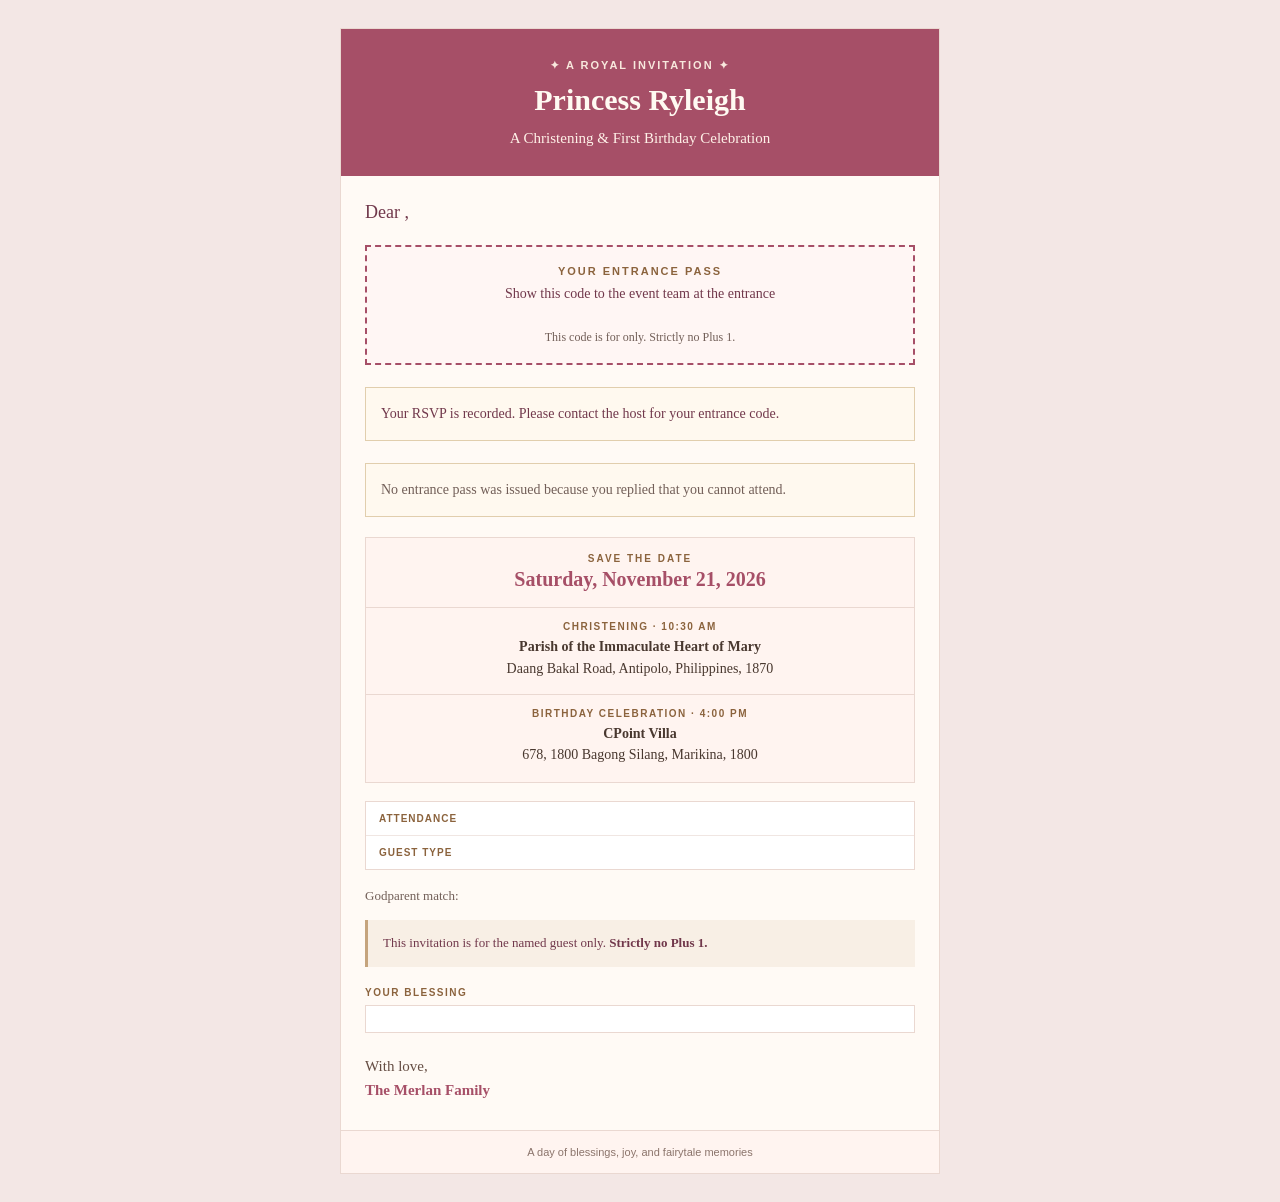
<file: apps_script/RsvpEmail.html>
<!doctype html>
<html lang="en">
  <body style="margin:0;padding:0;background-color:#f3e7e5;">
    <table role="presentation" width="100%" cellpadding="0" cellspacing="0" border="0" style="background-color:#f3e7e5;">
      <tr>
        <td align="center" style="padding:28px 12px;">
          <table role="presentation" width="100%" cellpadding="0" cellspacing="0" border="0" style="width:100%;max-width:600px;border:1px solid #ead8d1;background-color:#fffaf5;font-family:Georgia,'Times New Roman',serif;color:#49382f;">
            <tr>
              <td align="center" style="padding:30px 22px 26px;background-color:#a64f67;color:#fffaf2;">
                <p style="margin:0 0 10px;font-family:Arial,sans-serif;font-size:11px;font-weight:bold;letter-spacing:2px;color:#f8e8dd;">&#10022; A ROYAL INVITATION &#10022;</p>
                <h1 style="margin:0;color:#fffaf2;font-size:30px;line-height:1.2;">Princess Ryleigh</h1>
                <p style="margin:9px 0 0;color:#fff1e8;font-size:15px;line-height:1.5;">A Christening &amp; First Birthday Celebration</p>
              </td>
            </tr>
            <tr>
              <td style="padding:26px 24px 28px;">
                <p style="margin:0 0 8px;color:#71384b;font-size:18px;">Dear <?= guestName ?>,</p>
                <p style="margin:0 0 20px;color:#654d43;font-size:15px;line-height:1.65;"><?= intro ?></p>

                <? if (hasEntrancePass) { ?>
                  <table role="presentation" width="100%" cellpadding="0" cellspacing="0" border="0" style="margin:22px 0 20px;border:2px dashed #a64f67;background-color:#fff6f4;">
                    <tr><td align="center" style="padding:18px 16px 6px;font-family:Arial,sans-serif;font-size:11px;font-weight:bold;letter-spacing:2px;color:#8b633d;">YOUR ENTRANCE PASS</td></tr>
                    <tr><td align="center" style="padding:0 12px;color:#71384b;font-size:14px;line-height:1.5;">Show this code to the event team at the entrance</td></tr>
                    <tr><td align="center" style="padding:13px 12px 11px;color:#a64f67;font-family:Arial,sans-serif;font-size:30px;font-weight:bold;letter-spacing:4px;"><?= checkInCode ?></td></tr>
                    <tr><td align="center" style="padding:0 16px 17px;color:#725f58;font-size:12px;line-height:1.5;">This code is for <?= guestName ?> only. Strictly no Plus 1.</td></tr>
                  </table>
                <? } else if (attending) { ?>
                  <div style="margin:22px 0 20px;padding:15px;border:1px solid #e1cead;background-color:#fff9ef;color:#71384b;font-size:14px;line-height:1.6;">Your RSVP is recorded. Please contact the host for your entrance code.</div>
                <? } else { ?>
                  <div style="margin:22px 0 20px;padding:15px;border:1px solid #e1cead;background-color:#fff9ef;color:#725f58;font-size:14px;line-height:1.6;">No entrance pass was issued because you replied that you cannot attend.</div>
                <? } ?>

                <table role="presentation" width="100%" cellpadding="0" cellspacing="0" border="0" style="margin:0 0 18px;border:1px solid #ead8d1;background-color:#fff4f0;">
                  <tr><td colspan="2" align="center" style="padding:15px 14px 4px;font-family:Arial,sans-serif;font-size:10px;font-weight:bold;letter-spacing:2px;color:#8b633d;">SAVE THE DATE</td></tr>
                  <tr><td colspan="2" align="center" style="padding:0 14px 16px;color:#a64f67;font-size:20px;font-weight:bold;">Saturday, November 21, 2026</td></tr>
                  <tr><td colspan="2" align="center" style="padding:13px 14px 4px;border-top:1px solid #ead8d1;font-family:Arial,sans-serif;font-size:10px;font-weight:bold;letter-spacing:1.5px;color:#8b633d;">CHRISTENING &middot; 10:30 AM</td></tr>
                  <tr><td colspan="2" align="center" style="padding:0 14px 14px;color:#49382f;font-size:14px;line-height:1.55;"><strong>Parish of the Immaculate Heart of Mary</strong><br>Daang Bakal Road, Antipolo, Philippines, 1870</td></tr>
                  <tr><td colspan="2" align="center" style="padding:13px 14px 4px;border-top:1px solid #ead8d1;font-family:Arial,sans-serif;font-size:10px;font-weight:bold;letter-spacing:1.5px;color:#8b633d;">BIRTHDAY CELEBRATION &middot; 4:00 PM</td></tr>
                  <tr><td colspan="2" align="center" style="padding:0 14px 16px;color:#49382f;font-size:14px;line-height:1.55;"><strong>CPoint Villa</strong><br>678, 1800 Bagong Silang, Marikina, 1800</td></tr>
                </table>

                <table role="presentation" width="100%" cellpadding="0" cellspacing="0" border="0" style="margin:0 0 18px;border:1px solid #ead8d1;background-color:#ffffff;">
                  <tr><td style="padding:11px 13px;border-bottom:1px solid #f0e6e2;font-family:Arial,sans-serif;font-size:10px;font-weight:bold;letter-spacing:1px;color:#8b633d;">ATTENDANCE</td><td align="right" style="padding:11px 13px;border-bottom:1px solid #f0e6e2;color:#49382f;font-size:14px;"><?= attendance ?></td></tr>
                  <tr><td style="padding:11px 13px;font-family:Arial,sans-serif;font-size:10px;font-weight:bold;letter-spacing:1px;color:#8b633d;">GUEST TYPE</td><td align="right" style="padding:11px 13px;color:#49382f;font-size:14px;"><?= emailRole ?></td></tr>
                </table>

                <? if (matchedName) { ?>
                  <p style="margin:12px 0 0;font-size:13px;color:#725f58;">Godparent match: <strong><?= matchedName ?></strong></p>
                <? } ?>

                <div style="margin:16px 0;padding:13px 15px;border-left:3px solid #c5a47d;background-color:#f8efe5;color:#71384b;font-size:13px;line-height:1.6;">This invitation is for the named guest only. <strong>Strictly no Plus 1.</strong></div>
                <p style="margin:20px 0 7px;font-family:Arial,sans-serif;font-size:10px;font-weight:bold;letter-spacing:1.5px;color:#8b633d;">YOUR BLESSING</p>
                <div style="padding:13px 15px;border:1px solid #ead8d1;background-color:#ffffff;color:#654d43;font-size:14px;line-height:1.65;white-space:pre-wrap;word-break:break-word;"><?= message ?></div>
                <p style="margin:21px 0 0;color:#654d43;font-size:15px;line-height:1.6;">With love,<br><strong style="color:#a64f67;">The Merlan Family</strong></p>
              </td>
            </tr>
            <tr>
              <td align="center" style="padding:13px 18px;border-top:1px solid #ead8d1;background-color:#fff4f0;color:#8b746b;font-family:Arial,sans-serif;font-size:11px;line-height:1.5;">A day of blessings, joy, and fairytale memories</td>
            </tr>
          </table>
        </td>
      </tr>
    </table>
  </body>
</html>
</file>
<file: styles.css>
:root {
      color-scheme: light;
      --paper: #f6eee5;
      --rose-wash: #f7e8e8;
      --rose: #a64f67;
      --rose-dark: #71384b;
      --rose-line: #ead8d1;
      --gold: #c5a47d;
      --ink: #49382f;
      --muted: #7d6a63;
      --white: #fffaf2;
      --shadow: 0 12px 32px rgba(73, 56, 47, .09);
      --serif: "Playfair Display", Georgia, serif;
      --name: "Playfair Display", Georgia, serif;
      --label: "Cormorant Garamond", Georgia, serif;
      --soft-script: "Caveat", cursive;
      --body-text: "Cormorant Garamond", Georgia, serif;
    }

    * { box-sizing: border-box; }
    html { scroll-behavior: smooth; scroll-padding-top: 6.2rem; background: var(--paper); }
    body {
      margin: 0;
      color: var(--ink);
      background: transparent;
      font-family: var(--body-text);
      font-size: 1.08rem;
      line-height: 1.58;
    }
    body::before {
      position: fixed;
      z-index: 1;
      inset: 0;
      background: rgba(246, 238, 229, .1);
      content: "";
      pointer-events: none;
    }
    .ambient-background {
      position: fixed;
      z-index: 0;
      inset: 0;
      overflow: hidden;
      background: var(--paper);
      pointer-events: none;
    }
    .ambient-background__layer {
      position: absolute;
      inset: -1.5%;
      opacity: .8;
      background-image: url("assets_background/Background.jpg");
      background-position: center;
      background-repeat: no-repeat;
      background-size: cover;
      transform: none;
    }
    .party-atmosphere { position: absolute; z-index: 1; inset: 0; overflow: hidden; pointer-events: none; }
    .party-balloon {
      position: absolute;
      bottom: -9rem;
      left: var(--balloon-left);
      width: 1em;
      height: 1.28em;
      font-size: var(--balloon-size);
      border: 1px solid rgba(255, 255, 255, .58);
      border-radius: 50% 50% 47% 47%;
      background: radial-gradient(ellipse at 32% 25%, rgba(255, 255, 255, .82), rgba(var(--balloon-rgb), .98) 34%, rgba(var(--balloon-rgb), .76) 100%);
      box-shadow: inset -5px -7px 12px rgba(95, 54, 74, .14), 0 0 22px rgba(var(--balloon-rgb), .2);
      opacity: 0;
      animation: balloon-rise var(--balloon-duration) linear var(--balloon-delay) infinite;
    }
    .party-balloon::before {
      position: absolute;
      bottom: -.3rem;
      left: 50%;
      border: .3rem solid transparent;
      border-top-color: rgba(var(--balloon-rgb), .78);
      content: "";
      transform: translateX(-50%);
    }
    .party-balloon::after {
      position: absolute;
      top: calc(100% + .2rem);
      left: 50%;
      width: 1px;
      height: 4.8rem;
      background: linear-gradient(rgba(var(--balloon-rgb), .42), rgba(var(--balloon-rgb), 0));
      content: "";
      transform-origin: top center;
      animation: balloon-string-sway 2.8s ease-in-out infinite alternate;
    }
    .party-balloon--rose { --balloon-left: 5%; --balloon-size: 48px; --balloon-rgb: 193, 107, 143; --balloon-duration: 29s; --balloon-delay: -19s; }
    .party-balloon--blue { --balloon-left: 19%; --balloon-size: 40px; --balloon-rgb: 117, 165, 190; --balloon-duration: 33s; --balloon-delay: -8s; }
    .party-balloon--lavender { --balloon-left: 83%; --balloon-size: 54px; --balloon-rgb: 151, 128, 190; --balloon-duration: 31s; --balloon-delay: -24s; }
    .party-balloon--gold { --balloon-left: 94%; --balloon-size: 42px; --balloon-rgb: 205, 164, 99; --balloon-duration: 27s; --balloon-delay: -13s; }
    .party-balloon--pink { --balloon-left: 68%; --balloon-size: 38px; --balloon-rgb: 219, 133, 160; --balloon-duration: 35s; --balloon-delay: -29s; }
    .party-balloon--peach { --balloon-left: 34%; --balloon-size: 44px; --balloon-rgb: 224, 151, 127; --balloon-duration: 32s; --balloon-delay: -11s; }
    .party-balloon--mint { --balloon-left: 47%; --balloon-size: 36px; --balloon-rgb: 132, 177, 157; --balloon-duration: 30s; --balloon-delay: -23s; }
    .party-balloon--coral { --balloon-left: 58%; --balloon-size: 46px; --balloon-rgb: 214, 116, 126; --balloon-duration: 34s; --balloon-delay: -17s; }
    .party-balloon--sky { --balloon-left: 74%; --balloon-size: 40px; --balloon-rgb: 126, 175, 202; --balloon-duration: 36s; --balloon-delay: -4s; }
    .party-balloon--lilac { --balloon-left: 98%; --balloon-size: 38px; --balloon-rgb: 168, 139, 190; --balloon-duration: 28s; --balloon-delay: -25s; }
    .candlelight {
      position: absolute;
      width: 90px;
      height: 130px;
      border-radius: 50%;
      background: radial-gradient(ellipse, rgba(255, 207, 122, .36), rgba(255, 198, 127, .13) 42%, transparent 72%);
      filter: blur(5px);
      opacity: .75;
      animation: candle-glow 2.4s ease-in-out infinite alternate;
    }
    .candlelight::before {
      position: absolute;
      top: 28%;
      left: 50%;
      width: 15px;
      height: 31px;
      border-radius: 55% 45% 50% 50%;
      background: radial-gradient(ellipse at 50% 70%, #fff9d8 0, #ffd27a 44%, rgba(255, 168, 83, .08) 78%);
      content: "";
      filter: blur(1px);
      transform: translateX(-50%);
      transform-origin: center bottom;
      animation: candle-flame 1.7s ease-in-out infinite alternate;
    }
    .candlelight--left { top: 31%; left: 10%; }
    .candlelight--right { top: 56%; right: 9%; animation-delay: -1.1s; }
    @keyframes balloon-rise {
      0% { opacity: 0; transform: translate3d(0, 0, 0) rotate(-5deg); }
      12% { opacity: .46; }
      78% { opacity: .36; }
      100% { opacity: 0; transform: translate3d(28px, calc(-100vh - 280px), 0) rotate(7deg); }
    }
    @keyframes balloon-string-sway {
      from { transform: rotate(-8deg); }
      to { transform: rotate(8deg); }
    }
    @keyframes candle-glow {
      from { opacity: .48; transform: scale(.92); }
      to { opacity: .82; transform: scale(1.08); }
    }
    @keyframes candle-flame {
      from { transform: translateX(-50%) rotate(-7deg) scale(.92, .96); }
      to { transform: translateX(-50%) rotate(6deg) scale(1.06, 1.04); }
    }
    main { position: relative; z-index: 2; }
    img { display: block; max-width: 100%; }
    a { color: inherit; }
    button, input, select, textarea { font: inherit; }
    button, a { -webkit-tap-highlight-color: transparent; }
    :focus-visible { outline: 3px solid var(--gold); outline-offset: 4px; }
    .skip-link {
      position: absolute;
      z-index: 20;
      top: .75rem;
      left: .75rem;
      padding: .65rem 1rem;
      transform: translateY(-160%);
      color: var(--white);
      background: var(--rose-dark);
      border-radius: 999px;
    }
    .skip-link:focus { transform: translateY(0); }
    .container { width: min(1120px, calc(100% - 2.5rem)); margin-inline: auto; }

    .site-header {
      position: absolute;
      z-index: 40;
      top: 0;
      right: 0;
      left: 0;
      border: 0;
      background: transparent;
    }
    .nav-row {
      min-height: 4.5rem;
      display: flex;
      align-items: center;
      justify-content: space-between;
      gap: 1rem;
      padding-top: .5rem;
    }
    .brand {
      display: inline-flex;
      align-items: center;
      gap: .7rem;
      color: var(--rose-dark);
      text-decoration: none;
      font-family: var(--serif);
      font-size: 1.12rem;
      white-space: nowrap;
    }
    .brand-mark { color: var(--gold); font-size: 1.25rem; }
    .brand, .nav-links { display: flex; }
    .nav-links { align-items: center; gap: 1.2rem; }
    .nav-links a {
      color: var(--muted);
      text-decoration: none;
      font-size: .78rem;
      letter-spacing: .02em;
      transition: color .2s ease;
    }
    .nav-links a:hover { color: var(--rose); }
    .music-button {
      position: fixed;
      z-index: 2;
      left: max(1rem, env(safe-area-inset-left));
      bottom: max(1rem, env(safe-area-inset-bottom));
      display: grid;
      width: 72px;
      height: 72px;
      place-items: center;
      padding: 7px;
      color: #f9e8e9;
      background: rgba(255, 250, 242, .95);
      border: 1px solid rgba(255, 255, 255, .92);
      border-radius: 50%;
      box-shadow: 0 8px 24px rgba(51, 30, 43, .24);
      cursor: pointer;
      transition: transform .3s ease, box-shadow .3s ease;
    }
    .music-button > span:first-child {
      display: grid;
      width: 100%;
      height: 100%;
      place-items: center;
      background: repeating-radial-gradient(circle, #351d2b 0 2px, #513245 2px 3px, #2d1a27 3px 6px);
      border: 2px solid rgba(105, 72, 83, .85);
      border-radius: 50%;
      box-shadow: inset 0 0 0 3px rgba(255, 250, 242, .18);
      font-size: 1rem;
    }
    .music-button > span:last-child { position: absolute; width: 1px; height: 1px; padding: 0; overflow: hidden; clip-path: inset(50%); white-space: nowrap; }
    .music-button.is-playing > span:first-child { animation: record-spin 8s linear infinite; }
    .music-panel {
      position: fixed;
      z-index: 39;
      left: max(1rem, env(safe-area-inset-left));
      bottom: max(1rem, env(safe-area-inset-bottom));
      display: flex;
      width: 0;
      height: 72px;
      align-items: center;
      gap: .85rem;
      overflow: hidden;
      padding: 0;
      color: var(--rose-dark);
      background: rgba(255, 250, 242, .96);
      border: 1px solid transparent;
      border-radius: 999px;
      box-shadow: 0 8px 24px rgba(51, 30, 43, .2);
      opacity: 0;
      pointer-events: none;
      transform: scaleX(.92);
      transform-origin: left center;
      transition: width .35s ease, padding .35s ease, opacity .25s ease, transform .35s ease, border-color .25s ease;
      white-space: nowrap;
    }
    .music-panel.is-expanded {
      width: min(400px, calc(100vw - 2rem));
      padding: 0 1.2rem 0 5rem;
      border-color: rgba(255, 255, 255, .95);
      opacity: 1;
      pointer-events: auto;
      transform: scaleX(1);
    }
    .music-action { flex: 0 0 auto; padding: 0; color: var(--rose-dark); background: transparent; border: 0; cursor: pointer; font-family: var(--label); font-size: .92rem; white-space: nowrap; }
    .music-divider { width: 1px; height: 1.35rem; flex: 0 0 auto; background: var(--gold); opacity: .75; }
    .music-panel label { color: var(--muted); font-family: var(--label); font-size: .9rem; }
    .music-volume { width: 7.2rem; height: .42rem; flex: 0 0 auto; accent-color: var(--rose); cursor: pointer; }
    @keyframes record-spin { to { transform: rotate(360deg); } }

    main img { transform-origin: center; }
    @media (hover: hover) and (pointer: fine) {
      main img { transition: transform .45s cubic-bezier(.2, .7, .25, 1); }
      main img:hover { transform: scale(1.035); }
    }
    @keyframes picture-tap {
      0% { transform: scale(1); }
      45% { transform: scale(1.055); }
      100% { transform: scale(1); }
    }
    @media (hover: none), (pointer: coarse) {
      main img.is-tapped { animation: picture-tap .65s cubic-bezier(.2, .7, .25, 1); }
    }

    .birthday-intro { display: none; }
    html.has-birthday-intro.intro-open, html.has-birthday-intro.intro-open body { overflow: hidden; }
    html.has-birthday-intro .birthday-intro {
      position: fixed;
      z-index: 100;
      inset: 0;
      display: grid;
      place-items: center;
      overflow: auto;
      padding: clamp(1rem, 4vw, 3rem);
      color: var(--rose-dark);
      background: linear-gradient(135deg, rgba(72, 43, 58, .18), rgba(101, 55, 76, .22)), url("assets_background/Background.jpg") center / cover no-repeat;
      opacity: 1;
      visibility: visible;
      transition: opacity .76s ease, visibility 0s linear;
    }
    html.has-birthday-intro .birthday-intro.is-leaving { opacity: 0; visibility: hidden; transition: opacity .76s ease, visibility 0s linear .76s; }
    .birthday-intro__content {
      display: flex;
      width: min(100%, 720px);
      flex-direction: column;
      align-items: center;
      padding: clamp(1.25rem, 4vw, 2.5rem);
      background: rgba(255, 250, 242, .66);
      border: 1px solid rgba(255, 255, 255, .76);
      border-radius: 30px;
      box-shadow: 0 22px 70px rgba(72, 39, 57, .2);
      text-align: center;
      backdrop-filter: blur(9px);
    }
    .birthday-intro__eyebrow { margin: 0 0 .25rem; color: var(--rose); font-family: var(--soft-script); font-size: clamp(1.35rem, 3vw, 1.8rem); }
    .birthday-intro__content h1 { margin: 0; color: var(--rose-dark); font-family: var(--serif); font-size: clamp(2rem, 5vw, 3.4rem); line-height: 1.12; }
    .birthday-intro__help { max-width: 34rem; margin: .5rem 0 0; color: var(--muted); font-family: var(--label); font-size: clamp(1.05rem, 2.3vw, 1.35rem); }
    .birthday-reveal {
      display: block;
      width: clamp(240px, 42vw, 400px);
      aspect-ratio: 1;
      flex: 0 0 auto;
      margin: .8rem auto .25rem;
      padding: 0;
      overflow: hidden;
      background: transparent;
      border: 3px solid rgba(255, 250, 242, .92);
      border-radius: 24px;
      box-shadow: 0 14px 34px rgba(72, 39, 57, .24);
      cursor: pointer;
      -webkit-tap-highlight-color: transparent;
      transition: transform .3s ease, box-shadow .3s ease;
    }
    .birthday-reveal:focus-visible { outline: 3px solid var(--rose); outline-offset: 7px; }
    .birthday-reveal img { width: 100%; height: 100%; object-fit: cover; }
    .birthday-reveal:hover { transform: translateY(-3px) scale(1.02); box-shadow: 0 19px 40px rgba(72, 39, 57, .29); }
    .birthday-intro.is-opening .birthday-reveal { animation: invitation-envelope-open .9s cubic-bezier(.2, .75, .3, 1) forwards; }
    @keyframes invitation-envelope-open {
      0% { opacity: 1; transform: scale(1); }
      42% { opacity: 1; transform: scale(1.055) rotate(-1.5deg); }
      100% { opacity: .65; transform: scale(.84) translateY(-14px); }
    }
    .birthday-intro__prompt { min-height: 1.8em; margin: -.1rem 0 .3rem; color: var(--rose-dark); font-family: var(--soft-script); font-size: clamp(1.3rem, 3vw, 1.65rem); }
    .birthday-intro__skip { color: var(--rose-dark); font-family: var(--label); font-size: 1rem; text-underline-offset: 3px; }
    @media (max-width: 600px) {
      html.has-birthday-intro .birthday-intro { padding: .75rem; }
      .birthday-intro__content { padding: 1.3rem .9rem 1.15rem; border-radius: 24px; }
      .birthday-reveal { width: min(360px, 84vw); border-radius: 20px; }
    }
    .hero {
      position: relative;
      overflow: hidden;
      padding: 5rem 0 2rem;
      background: linear-gradient(180deg, rgba(240, 225, 229, .48) 0%, rgba(249, 239, 240, .42) 56%, rgba(246, 238, 229, .56) 100%);
    }
    .hero::before, .hero::after {
      position: absolute;
      color: rgba(199, 154, 88, .56);
      font-family: var(--serif);
      pointer-events: none;
      content: "✧";
    }
    .hero::before { top: 11%; left: 5%; font-size: 2rem; }
    .hero::after { right: 8%; bottom: 14%; font-size: 2.7rem; }
    .hero-grid {
      position: relative;
      z-index: 1;
      width: min(1240px, calc(100vw - 3rem));
      margin-inline: auto;
      display: grid;
      grid-template-columns: minmax(0, 1fr);
      align-items: center;
      gap: 0;
    }
    .hero-copy { position: relative; width: 100%; max-width: none; margin: 0; padding-right: clamp(400px, 41%, 500px); text-align: left; }
    .hero .eyebrow { margin-bottom: .45rem; font-size: clamp(1rem, 1.5vw, 1.45rem); letter-spacing: .11em; }
    .eyebrow {
      margin: 0 0 .8rem;
      color: var(--rose);
      font-family: var(--label);
      font-size: 2rem;
      font-weight: 700;
      letter-spacing: .14em;
      text-transform: uppercase;
    }
    .hero-kicker {
      display: block;
      width: min(760px, 100%);
      height: auto;
      margin: .05rem 0 .05rem;
      overflow: visible;
    }
    .hero-kicker text {
      fill: var(--rose);
      stroke: #f6eee5;
      stroke-width: 4px;
      stroke-linejoin: round;
      paint-order: stroke fill;
      filter: drop-shadow(3px 4px 0 rgba(73, 56, 47, .2));
      font-family: "Playfair Display", Georgia, serif;
      font-size: 146px;
      font-style: italic;
      font-weight: 700;
    }
    .hero h1 {
      margin: .15rem 0 .45rem;
      color: var(--rose);
      font-family: var(--name);
      font-size: clamp(3.2rem, 5.6vw, 4.8rem);
      font-style: italic;
      font-weight: 700;
      letter-spacing: -.055em;
      line-height: .98;
    }
    .hero-subtitle {
      max-width: 540px;
      margin: 0 0 .7rem;
      color: var(--rose-dark);
      font-family: var(--soft-script);
      font-size: clamp(1.45rem, 3vw, 1.9rem);
      font-weight: 600;
      line-height: 1.45;
    }
    .hero-story {
      max-width: none;
      margin: 0 0 .55rem;
      color: var(--muted);
      font-family: var(--label);
      font-size: clamp(1rem, 1.6vw, 1.25rem);
      font-weight: 700;
      letter-spacing: .13em;
      text-transform: uppercase;
    }
    .date-chip {
      margin: 0;
      display: inline-flex;
      align-items: center;
      gap: .55rem;
      padding: .62rem 1.05rem;
      color: var(--rose-dark);
      background: rgba(255,255,255,.82);
      border: 1px solid var(--rose-line);
      border-radius: 999px;
      font-family: var(--label);
      font-size: 1.22rem;
      font-weight: 600;
    }
    .date-chip span { color: var(--gold); }
    .button {
      display: inline-flex;
      align-items: center;
      justify-content: center;
      gap: .55rem;
      min-height: 48px;
      padding: .72rem 1.35rem;
      color: var(--white);
      background: var(--rose);
      border: 1px solid var(--rose);
      border-radius: 999px;
      box-shadow: 0 8px 20px rgba(173, 101, 136, .18);
      font-family: var(--label);
      font-size: 1.05rem;
      text-decoration: none;
      transition: transform .2s ease, background .2s ease, box-shadow .2s ease;
    }
    .button:hover { background: var(--rose-dark); box-shadow: 0 11px 25px rgba(119,68,94,.22); transform: translateY(-2px); }
    .button-outline {
      color: var(--rose-dark);
      background: var(--white);
      border-color: var(--rose-line);
      box-shadow: none;
    }
    .button-outline:hover { color: var(--white); border-color: var(--rose-dark); }
    .hero-actions { display: flex; flex-wrap: wrap; align-items: center; gap: .8rem; margin-top: 1.05rem; }
    .hero-photo-wrap { position: absolute; top: 0; right: clamp(1.5rem, 3vw, -1.5rem); width: clamp(300px, 34vw, 410px); margin: 0; }
    .hero-photo-frame {
      position: relative;
      overflow: hidden;
      padding: .38rem;
      background: rgba(255, 255, 255, .9);
      border: 1px solid rgba(199,154,88,.62);
      border-radius: 50%;
      box-shadow: 0 12px 30px rgba(105, 61, 84, .13);
    }
    .hero-photo {
      width: 100%;
      aspect-ratio: 1;
      object-fit: cover;
      object-position: 50% 34%;
      border-radius: 50%;
    }
    .hero-princess-display {
      width: 76%;
      max-height: 210px;
      margin: .8rem auto 0;
      object-fit: contain;
      filter: drop-shadow(0 8px 14px rgba(105, 61, 84, .2));
    }
    .photo-caption {
      position: absolute;
      right: -1.5rem;
      bottom: 2rem;
      padding: .75rem 1.1rem;
      color: var(--rose-dark);
      background: var(--white);
      border: 1px solid var(--rose-line);
      border-radius: 18px;
      box-shadow: var(--shadow);
      font-family: var(--soft-script);
      font-size: 1.04rem;
      font-style: italic;
      transform: rotate(-3deg);
    }
    .scroll-cue {
      display: flex;
      flex-direction: column;
      align-items: flex-start;
      gap: .25rem;
      margin: .7rem 0 0;
      color: var(--muted);
      font-size: .74rem;
      text-decoration: none;
    }
    .scroll-cue span { color: var(--gold); font-size: 1.3rem; line-height: 1; }

    .section { padding: clamp(3.2rem, 6vw, 5rem) 0; background: rgba(246, 238, 229, .3); }
    .section-soft { background: rgba(255, 250, 242, .34); }
    .section-tint { background: rgba(247, 232, 232, .34); }
    .section-heading { max-width: 760px; margin: 0 auto 1.8rem; text-align: center; }
    .stars { margin: 0 0 .45rem; color: var(--gold); letter-spacing: .65em; }
    .section-heading h2, .script-heading {
      margin: 0;
      color: var(--rose);
      font-family: var(--serif);
      font-size: clamp(1.9rem, 4vw, 2.9rem);
      font-style: normal;
      font-weight: 700;
      letter-spacing: -.025em;
      line-height: 1.16;
    }
    .section-heading > p:last-child { margin: .65rem 0 0; color: var(--muted); }
    .milestones { display: grid; grid-template-columns: 1fr; max-width: 900px; margin-inline: auto; gap: .8rem; }
    .milestone-card {
      overflow: hidden;
      background: var(--white);
      border: 1px solid var(--rose-line);
      border-radius: 20px;
      box-shadow: 0 8px 24px rgba(113, 67, 90, .045);
    }
    .milestone-image { display: block; width: 100%; height: auto; aspect-ratio: auto; object-fit: initial; }
    .milestone-content { padding: 1.15rem clamp(1.25rem, 3vw, 2rem) 1.35rem; text-align: center; }
    .milestone-icon { margin: 0; font-size: 1.8rem; line-height: 1.2; }
    .milestone-content h3 {
      margin: .55rem 0 .45rem;
      color: var(--rose);
      font-family: var(--serif);
      font-size: clamp(1.55rem, 3vw, 2.2rem);
      font-style: normal;
      font-weight: 400;
      line-height: 1.15;
    }
    .milestone-content p { margin: 0; color: var(--ink); font-family: var(--body-text); font-size: 1.08rem; }

    .event-grid { display: grid; grid-template-columns: 1fr; gap: 1.3rem; align-items: stretch; }
    .event-card {
      display: grid;
      grid-template-columns: minmax(0, 1fr) minmax(280px, .82fr);
      grid-template-rows: 1fr;
      overflow: hidden;
      background: rgba(255,255,255,.9);
      border: 1px solid var(--rose-line);
      border-radius: 26px;
      box-shadow: var(--shadow);
    }
    .event-photo { width: 100%; height: 100%; min-height: 390px; object-fit: cover; }
    .event-card:first-child .event-photo { order: 2; }
    .event-card:nth-child(2) .event-photo { order: 0; }
    .event-card-body { display: flex; flex-direction: column; align-items: center; padding: 1.6rem clamp(1rem, 3vw, 2rem) 1.9rem; text-align: center; }
    .event-kicker { margin: 0 0 .35rem; color: var(--rose); font-family: var(--label); font-size: .96rem; letter-spacing: .1em; text-transform: uppercase; }
    .event-icon-row { margin: .15rem 0 .25rem; font-size: 1.7rem; letter-spacing: .3em; }
    .event-card h3 { margin: .15rem 0 .25rem; color: var(--rose); font-family: var(--serif); font-size: clamp(1.55rem, 3.2vw, 2.1rem); font-style: normal; font-weight: 400; line-height: 1.2; }
    .event-date { margin: .2rem 0 .15rem; color: var(--rose-dark); font-family: var(--label); font-size: clamp(1.15rem, 2vw, 1.3rem); font-weight: 600; }
    .event-time { margin: .3rem 0 1rem; color: var(--rose); font-family: var(--label); font-size: clamp(1.7rem, 2.5vw, 1.95rem); font-weight: 700; line-height: 1.2; }
    .venue-box { width: 100%; margin: 0 0 1rem; padding: 1rem; background: #fffafb; border: 1px solid var(--rose-line); border-radius: 17px; }
    .venue-box strong { display: block; color: var(--rose-dark); font-family: var(--body-text); font-size: 1.7rem; font-weight: 700; line-height: 1.35; }
    .venue-box address { margin: .25rem 0 .85rem; color: var(--muted); font-size: 1rem; font-style: normal; line-height: 1.55; }
    .event-note { margin: auto 0 0; color: var(--ink); font-family: var(--soft-script); font-size: 1.35rem; }
    .verse { max-width: 540px; margin: 1.8rem auto 0; color: var(--muted); font-family: var(--body-text); font-size: 1.04rem; font-style: italic; text-align: center; }
    .verse cite { display: block; margin-top: .25rem; font-family: var(--body-text); font-size: .88rem; font-style: normal; }

    .gallery-grid { display: grid; grid-template-columns: repeat(4, minmax(0, 1fr)); gap: clamp(1rem, 2.4vw, 1.7rem); align-items: start; padding: .75rem .25rem; }
    .gallery-item {
      position: relative;
      z-index: 0;
      display: block;
      width: 100%;
      min-width: 0;
      margin: 0;
      padding: 10px 10px 15px;
      appearance: none;
      color: var(--rose-dark);
      background: #f3e7d0;
      border: 1px solid rgba(113, 56, 75, .1);
      border-radius: 3px;
      box-shadow: 0 8px 20px rgba(73, 45, 65, .2);
      cursor: pointer;
      font: inherit;
      text-align: left;
      transform: rotate(var(--gallery-tilt, 0deg));
      transition: transform .32s cubic-bezier(.2,.75,.25,1), box-shadow .32s ease;
    }
    .gallery-tape {
      position: absolute;
      z-index: 2;
      top: -.62rem;
      left: 50%;
      width: 5.2rem;
      height: 1.25rem;
      background: rgba(190, 104, 137, .72);
      box-shadow: 0 2px 3px rgba(73, 45, 65, .12);
      transform: translateX(-50%) rotate(-3deg);
    }
    .gallery-item:nth-child(6n + 1) { --gallery-tilt: -2.2deg; margin-top: .5rem; }
    .gallery-item:nth-child(6n + 2) { --gallery-tilt: 1.8deg; margin-top: .7rem; }
    .gallery-item:nth-child(6n + 3) { --gallery-tilt: 2.1deg; margin-top: .35rem; }
    .gallery-item:nth-child(6n + 4) { --gallery-tilt: 1.6deg; margin-top: .9rem; }
    .gallery-item:nth-child(6n + 5) { --gallery-tilt: -1.7deg; margin-top: .55rem; }
    .gallery-item:nth-child(6n) { --gallery-tilt: -2.4deg; margin-top: .6rem; }
    .gallery-item img { display: block; width: 100%; height: auto; object-fit: cover; border-radius: 1px; }
    .gallery-item--landscape img { aspect-ratio: 3 / 2; }
    .gallery-item--portrait img { aspect-ratio: 2 / 3; }
    .gallery-item--classic img { aspect-ratio: 4 / 3; }
    .gallery-caption { display: block; margin: .65rem .25rem 0; color: var(--rose-dark); font-family: var(--soft-script); font-size: clamp(1.15rem, 2vw, 1.55rem); font-weight: 700; line-height: 1.08; }
    .gallery-item:focus-visible { outline: 3px solid var(--gold); outline-offset: 4px; }
    .gallery-item.is-active { z-index: 4; box-shadow: 0 18px 32px rgba(73, 45, 65, .3); transform: rotate(0) translateY(-5px) scale(1.045); }
    @media (hover: hover) and (pointer: fine) {
      .gallery-item:hover { z-index: 4; box-shadow: 0 18px 32px rgba(73, 45, 65, .3); transform: rotate(0) translateY(-7px) scale(1.045); }
    }
    .gallery-note { margin: 2rem 0 0; color: var(--muted); font-family: var(--soft-script); font-size: 1.35rem; text-align: center; }

    .godparents-section { overflow: hidden; background: linear-gradient(150deg, rgba(249,239,240,.34), rgba(246,238,229,.4)); }
    .godparents-card { position: relative; max-width: 980px; margin: 0 auto; padding: clamp(1.5rem, 5vw, 3.4rem); background: rgba(255,255,255,.85); border: 1px solid var(--rose-line); border-radius: 30px; box-shadow: var(--shadow); }
    .godparents-card::before, .godparents-card::after { position: absolute; color: rgba(199,154,88,.55); font-size: 2rem; content: "✧"; }
    .godparents-card::before { top: 1.1rem; left: 1.2rem; }
    .godparents-card::after { right: 1.2rem; bottom: 1.1rem; }
    .godparent-intro { max-width: 650px; margin: 0 auto 1.9rem; text-align: center; }
    .godparent-intro h2 { margin: 0; color: var(--rose); font-family: var(--serif); font-size: clamp(2rem, 4vw, 3rem); font-style: normal; font-weight: 400; }
    .godparent-intro h3 { margin: .4rem 0 .8rem; color: var(--rose-dark); font-family: var(--body-text); font-size: 1.2rem; font-weight: 700; }
    .godparent-intro p { margin: 0; color: var(--muted); }
    .godparent-lists { display: grid; grid-template-columns: repeat(2, minmax(0, 1fr)); gap: 1rem; }
    .godparent-list { padding: 1.25rem 1.3rem; background: var(--paper); border: 1px solid var(--rose-line); border-radius: 20px; }
    .godparent-list h4 { margin: 0 0 .7rem; color: var(--rose); font-family: var(--serif); font-size: 1.55rem; font-style: normal; font-weight: 400; text-align: center; }
    .godparent-list ol { display: grid; grid-template-columns: 1fr; gap: .38rem; margin: 0; padding-left: 1.55rem; color: var(--ink); font-size: .86rem; }
    .godparent-list li { padding-left: .25rem; }
    .godparent-thanks { max-width: 600px; margin: 1.5rem auto .15rem; color: var(--rose-dark); font-family: var(--soft-script); font-size: 1.45rem; text-align: center; }
    .godparent-signoff { margin: 0; color: var(--rose); font-family: var(--soft-script); font-size: 1.5rem; text-align: center; }

    .royal-section { background: rgba(246, 238, 229, .34); }
    .royal-card { --royal-columns: 5; max-width: 900px; margin: 0 auto; padding: clamp(1.5rem, 4vw, 2.8rem); background: linear-gradient(145deg, #f8e9eb, #fffaf2); border: 1px solid var(--rose-line); border-radius: 28px; text-align: center; box-shadow: var(--shadow); }
    .princess-chips { display: grid; grid-template-columns: repeat(var(--royal-columns), minmax(0, 1fr)); gap: .6rem .48rem; margin: 1.2rem 0 1.5rem; }
    .princess-chips span { display: flex; min-height: 2.2rem; align-items: center; justify-content: center; padding: .34rem .45rem; color: var(--rose-dark); background: var(--white); border: 1px solid var(--rose-line); border-radius: 999px; font-family: var(--label); font-size: .95rem; line-height: 1.1; }
    .royal-gallery { display: grid; grid-template-columns: repeat(var(--royal-columns), minmax(0, 1fr)); align-items: start; gap: .9rem .75rem; margin: 0 0 1.7rem; padding: 0; list-style: none; }
    .royal-gallery li { min-width: 0; align-self: start; }
    .royal-photo-card { position: relative; height: 100%; margin: 0; padding: .42rem .42rem .55rem; background: #fffaf2; border: 1px solid var(--rose-line); border-radius: 8px; box-shadow: 0 7px 16px rgba(113, 56, 75, .13); transform: rotate(var(--royal-tilt, 0deg)); transition: transform .3s ease, box-shadow .3s ease; }
    .royal-photo-card::before { position: absolute; z-index: 1; top: -.52rem; left: 50%; width: 4.1rem; height: 1rem; background: rgba(190, 107, 143, .68); content: ""; transform: translateX(-50%) rotate(-2deg); }
    .royal-gallery li:nth-child(5n + 1) .royal-photo-card { --royal-tilt: -1deg; }
    .royal-gallery li:nth-child(5n + 2) .royal-photo-card { --royal-tilt: 1deg; }
    .royal-gallery li:nth-child(5n + 3) .royal-photo-card { --royal-tilt: -.5deg; }
    .royal-gallery li:nth-child(5n + 4) .royal-photo-card { --royal-tilt: .8deg; }
    .royal-gallery li:nth-child(5n) .royal-photo-card { --royal-tilt: -.7deg; }
    .royal-photo-card img { display: block; width: 100%; aspect-ratio: 2 / 3; object-fit: cover; border-radius: 4px; }
    .royal-photo-card figcaption { min-height: 2.35rem; display: flex; align-items: center; justify-content: center; padding: .45rem .1rem 0; color: var(--rose-dark); font-family: var(--soft-script); font-size: clamp(.95rem, 1.35vw, 1.2rem); font-weight: 700; line-height: 1.05; }
    @media (hover: hover) and (pointer: fine) {
      .royal-photo-card:hover { box-shadow: 0 14px 24px rgba(113, 56, 75, .2); transform: rotate(0) translateY(-4px); }
    }
    .dress-code-copy { max-width: 710px; margin: 0 auto; text-align: left; }
    .dress-code-copy p { margin: .6rem 0; }
    .dress-code-callout { margin: 1.3rem auto 0; padding: 1rem 1.2rem; color: var(--rose-dark); background: rgba(255,255,255,.85); border-left: 3px solid var(--gold); border-radius: 0 14px 14px 0; font-family: var(--soft-script); font-size: 1.35rem; text-align: left; }

    .gift-grid { display: grid; grid-template-columns: repeat(3, minmax(0, 1fr)); gap: .9rem; margin: 1.4rem 0; }
    .gift-item { padding: 1rem .7rem; background: rgba(255,255,255,.8); border: 1px solid var(--rose-line); border-radius: 18px; }
    .gift-item img { width: 100%; height: clamp(90px, 12vw, 140px); margin: 0 auto .55rem; object-fit: contain; border-radius: 12px; }
    .gift-item strong { display: block; margin-top: .3rem; color: var(--rose-dark); font-family: var(--soft-script); font-size: 1.3rem; font-weight: 400; }
    .gift-copy { max-width: 760px; margin: 0 auto; text-align: center; }
    .gift-copy p { margin: .8rem 0; }
    .health-card { max-width: 900px; margin: 0 auto; padding: clamp(1.5rem, 4vw, 3rem); background: linear-gradient(145deg, #fffaf2, #f8e9eb); border: 1px solid var(--rose-line); border-radius: 28px; box-shadow: var(--shadow); }
    .health-intro { max-width: 680px; margin: 0 auto 1.5rem; text-align: center; }
    .health-intro h2 { margin: .1rem 0 .2rem; color: var(--rose); font-family: var(--serif); font-size: clamp(1.8rem, 4vw, 2.7rem); font-style: normal; font-weight: 400; }
    .health-intro h3 { margin: 0 0 .75rem; color: var(--rose-dark); font-family: var(--soft-script); font-size: 1.35rem; font-weight: 400; }
    .reminders { display: grid; gap: .7rem; max-width: 690px; margin: 0 auto; padding: 0; list-style: none; }
    .reminders li { display: grid; grid-template-columns: 2.3rem 1fr; align-items: center; gap: .75rem; padding: .85rem 1rem; background: rgba(255,255,255,.86); border: 1px solid var(--rose-line); border-radius: 16px; }
    .reminder-icon { display: grid; width: 2rem; height: 2rem; place-items: center; background: var(--rose-wash); border-radius: 50%; }
    .health-thanks { margin: 1.4rem 0 0; color: var(--rose-dark); font-family: var(--soft-script); font-size: 1.4rem; text-align: center; }

    .rsvp-layout { display: grid; grid-template-columns: minmax(0, .8fr) minmax(0, 1.2fr); align-items: start; gap: clamp(2rem, 6vw, 5rem); }
    .rsvp-copy { padding-top: 1rem; }
    .rsvp-copy h2 { margin: .2rem 0 .7rem; color: var(--rose); font-family: var(--serif); font-size: clamp(2.2rem, 5vw, 3.7rem); font-style: normal; font-weight: 400; line-height: 1.1; }
    .rsvp-copy p { color: var(--muted); }
    .rsvp-stars { color: var(--gold); letter-spacing: .5em; }
    .rsvp-form { padding: clamp(1.2rem, 3.5vw, 2rem); background: var(--white); border: 1px solid var(--rose-line); border-radius: 24px; box-shadow: var(--shadow); }
    .rsvp-plus-one { display: flex; align-items: center; gap: .7rem; margin: 0 0 1.25rem; padding: .8rem 1rem; color: var(--rose-dark); background: linear-gradient(135deg, #fbf0ed, #fff8f1); border: 1px solid var(--rose-line); border-left: 4px solid var(--rose); border-radius: 12px; font-size: .95rem; line-height: 1.35; }
    .rsvp-plus-one > span:first-child { flex: 0 0 auto; color: var(--gold); font-size: 1.25rem; }
    .rsvp-plus-one strong { color: var(--rose); font-family: var(--serif); font-size: .96rem; }
    .form-field { margin-bottom: 1rem; }
    .form-field label, .form-field legend { display: block; margin-bottom: .35rem; color: var(--rose-dark); font-family: var(--label); font-size: 1rem; font-weight: 400; }
    .form-field input, .form-field select, .form-field textarea { width: 100%; min-height: 48px; padding: .75rem .85rem; color: var(--ink); background: #fffafb; border: 1px solid #e7cad8; border-radius: 12px; }
    .form-field textarea { min-height: 106px; resize: vertical; }
    .form-field input::placeholder, .form-field textarea::placeholder { color: #b39eaa; }
    .form-field fieldset { margin: 0; padding: 0; border: 0; }
    .rsvp-form .button { width: 100%; margin-top: .2rem; cursor: pointer; }
    .form-note, .form-status { margin: .75rem 0 0; color: var(--muted); font-size: .73rem; line-height: 1.55; }
    .form-status { min-height: 1.5em; color: var(--rose-dark); font-weight: 700; }
    .form-honeypot { position: absolute; left: -10000px; width: 1px; height: 1px; overflow: hidden; }
    .rsvp-thankyou { margin: .85rem 0 0; color: var(--rose); font-family: var(--soft-script); font-size: 1.45rem; text-align: center; }

    .ending { padding: clamp(4rem, 8vw, 7rem) 0 2rem; background: linear-gradient(135deg, rgba(243,227,229,.34), rgba(246,238,229,.4)); }
    .ending-card { display: grid; grid-template-columns: minmax(0, 1fr) minmax(230px, .7fr); align-items: center; gap: clamp(1.5rem, 5vw, 4rem); max-width: 1000px; margin: 0 auto; padding: clamp(1.25rem, 4vw, 2rem); background: rgba(255,255,255,.82); border: 1px solid rgba(255,255,255,.9); border-radius: 30px; }
    .ending-copy { padding: clamp(.5rem, 2vw, 1.5rem); }
    .ending-copy h2 { margin: 0; color: var(--rose); font-family: var(--serif); font-size: clamp(2rem, 4.8vw, 3.5rem); font-style: normal; font-weight: 400; line-height: 1.1; }
    .ending-copy h3 { margin: .5rem 0 1rem; color: var(--rose-dark); font-family: var(--soft-script); font-size: 1.5rem; font-style: normal; font-weight: 400; }
    .ending-copy p { margin: .75rem 0; }
    .ending-photo { width: 100%; aspect-ratio: 4 / 5; object-fit: cover; border: 7px solid var(--white); border-radius: 22px; box-shadow: var(--shadow); }
    .closing-verse { color: var(--rose-dark); font-family: var(--body-text); font-style: italic; }
    .hashtags { display: flex; flex-wrap: wrap; gap: .4rem; margin-top: 1.2rem; }
    .hashtags span { padding: .3rem .65rem; color: var(--rose-dark); background: rgba(255,255,255,.72); border: 1px solid var(--rose-line); border-radius: 999px; font-size: .72rem; }
    .site-footer { display: flex; flex-wrap: wrap; justify-content: center; gap: .5rem; padding: 2rem 1rem 0; color: var(--muted); font-family: var(--soft-script); font-size: 1.2rem; text-align: center; }
    .site-footer span { color: var(--gold); }

    @media (max-width: 900px) {
      .nav-links { gap: .75rem; }
      .nav-links a { font-size: .72rem; }
      .hero { display: block; min-height: 0; }
      .hero-grid { grid-template-columns: 1fr; }
      .hero-copy { padding: 0 1rem; text-align: center; }
      .hero .eyebrow { font-size: clamp(1rem, 2.2vw, 1.3rem); }
      .hero h1 { font-size: clamp(2.6rem, 5.8vw, 3.8rem); }
      .hero-kicker { margin-inline: auto; }
      .hero-story, .hero-subtitle { margin-inline: auto; }
      .hero-actions { justify-content: center; }
      .hero-photo-wrap { position: relative; inset: auto; width: min(270px, 84vw); margin: .15rem auto 1.1rem; transform: none; }
      .hero-photo-frame { width: 150px; margin-inline: auto; }
      .hero-princess-display { width: 100%; max-height: 190px; }
      .date-chip { margin-inline: auto; }
      .gallery-grid { grid-template-columns: repeat(2, minmax(0, 1fr)); }
    }
    @media (max-width: 700px) {
      html { scroll-padding-top: 5rem; }
      .container { width: min(100% - 1.4rem, 560px); }
      .nav-row { min-height: 0; padding-top: .6rem; }
      .brand { font-size: 1rem; }
      .nav-links { display: none; }
      .music-button { width: 64px; height: 64px; min-height: 64px; padding: 6px; }
      .music-panel, .music-button { left: max(.75rem, env(safe-area-inset-left)); bottom: max(.75rem, env(safe-area-inset-bottom)); }
      .music-panel { height: 64px; }
      .music-panel.is-expanded { width: min(400px, calc(100vw - 1.5rem)); gap: .48rem; padding: 0 .75rem 0 4.45rem; }
      .music-action, .music-panel label { font-size: .78rem; }
      .music-volume { width: clamp(3rem, 20vw, 6rem); }
      .hero { display: block; min-height: 0; padding: 3.25rem 0 3rem; }
      .hero-grid { width: 100%; grid-template-columns: 1fr; gap: 2.2rem; }
      .hero-copy { padding-right: 0; padding-bottom: 0; text-align: center; }
      .hero .eyebrow { font-size: 1.25rem; letter-spacing: .1em; }
      .hero-kicker { width: min(1080px, 100%); }
      .hero-kicker { margin-inline: auto; }
      .hero-kicker text { font-size: 146px; }
      .hero h1 { font-size: clamp(2.35rem, 10.5vw, 3.5rem); }
      .hero-subtitle { margin: 0 auto .7rem; }
      .hero-story { margin: 0 auto .55rem; }
      .hero-actions { justify-content: center; }
      .hero-photo-wrap { position: relative; top: auto; right: auto; width: min(270px, 84vw); margin: .15rem auto 1.1rem; transform: none; }
      .hero-photo-frame { width: 150px; margin-inline: auto; }
      .hero-princess-display { width: 100%; max-height: 190px; }
      .date-chip { margin-inline: auto; }
      .photo-caption { right: -.7rem; bottom: 1.3rem; }
      .scroll-cue { align-items: center; margin: 1.3rem auto 0; }
      .section { padding: 3.8rem 0; }
      .section-heading { margin-bottom: 1.35rem; }
      .milestones, .event-grid, .godparent-lists, .rsvp-layout, .ending-card { grid-template-columns: 1fr; }
      .milestones { gap: 1rem; }
      .event-grid { gap: 1rem; }
      .event-card { grid-template-columns: 1fr; grid-template-rows: auto 1fr; }
      .event-photo { order: 0 !important; aspect-ratio: 16 / 9.2; height: auto; min-height: 0; }
      .event-card-body { order: 1; }
      .gallery-grid { grid-template-columns: repeat(2, minmax(0, 1fr)); gap: .9rem .7rem; padding-inline: .1rem; }
      .gallery-item { padding: 7px 7px 12px; }
      .gallery-item:nth-child(n) { margin-top: .3rem; }
      .gallery-caption { margin-top: .5rem; font-size: 1.15rem; }
      .royal-card { --royal-columns: 3; }
      .godparents-card { padding: 2.1rem 1rem; }
      .godparent-list { padding: 1rem; }
      .godparent-list ol { font-size: .82rem; }
      .gift-grid { gap: .5rem; }
      .gift-item { padding: .8rem .35rem; }
      .gift-item strong { font-size: .87rem; }
      .rsvp-layout { gap: 1.5rem; }
      .rsvp-copy { text-align: center; }
      .ending-card { gap: 1rem; }
      .ending-photo { width: min(100%, 330px); justify-self: center; order: -1; }
      .ending-copy { padding: .5rem; text-align: center; }
      .hashtags { justify-content: center; }
    }
    @media (max-width: 480px) {
      .royal-card { --royal-columns: 2; }
    }
    @media (max-width: 360px) {
      .music-panel.is-expanded { gap: .3rem; padding: 0 .45rem 0 4.2rem; }
      .music-action, .music-panel label { font-size: .74rem; }
      .music-volume { width: 3rem; }
    }
    html.reveal-enabled [data-reveal] {
      opacity: 0;
      translate: 0 24px;
      transition: opacity .6s ease-out, translate .6s ease-out;
      transition-delay: var(--reveal-delay, 0ms);
    }
    html.reveal-enabled [data-reveal].is-revealed {
      opacity: 1;
      translate: 0 0;
    }
    @media (prefers-reduced-motion: reduce) {
      *, *::before, *::after { scroll-behavior: auto !important; transition-duration: .01ms !important; animation-duration: .01ms !important; }
      .ambient-background__layer { animation: none !important; transform: none !important; }
      .party-atmosphere { display: none !important; }
      html.has-birthday-intro .birthday-intro, html.has-birthday-intro .birthday-intro * { animation: none !important; transition: none !important; }
      .birthday-intro.is-opening .birthday-reveal { opacity: 0 !important; transform: scale(.96) !important; }
      html.reveal-enabled [data-reveal] { opacity: 1 !important; translate: 0 0 !important; transition: none !important; }
    }
</file>
